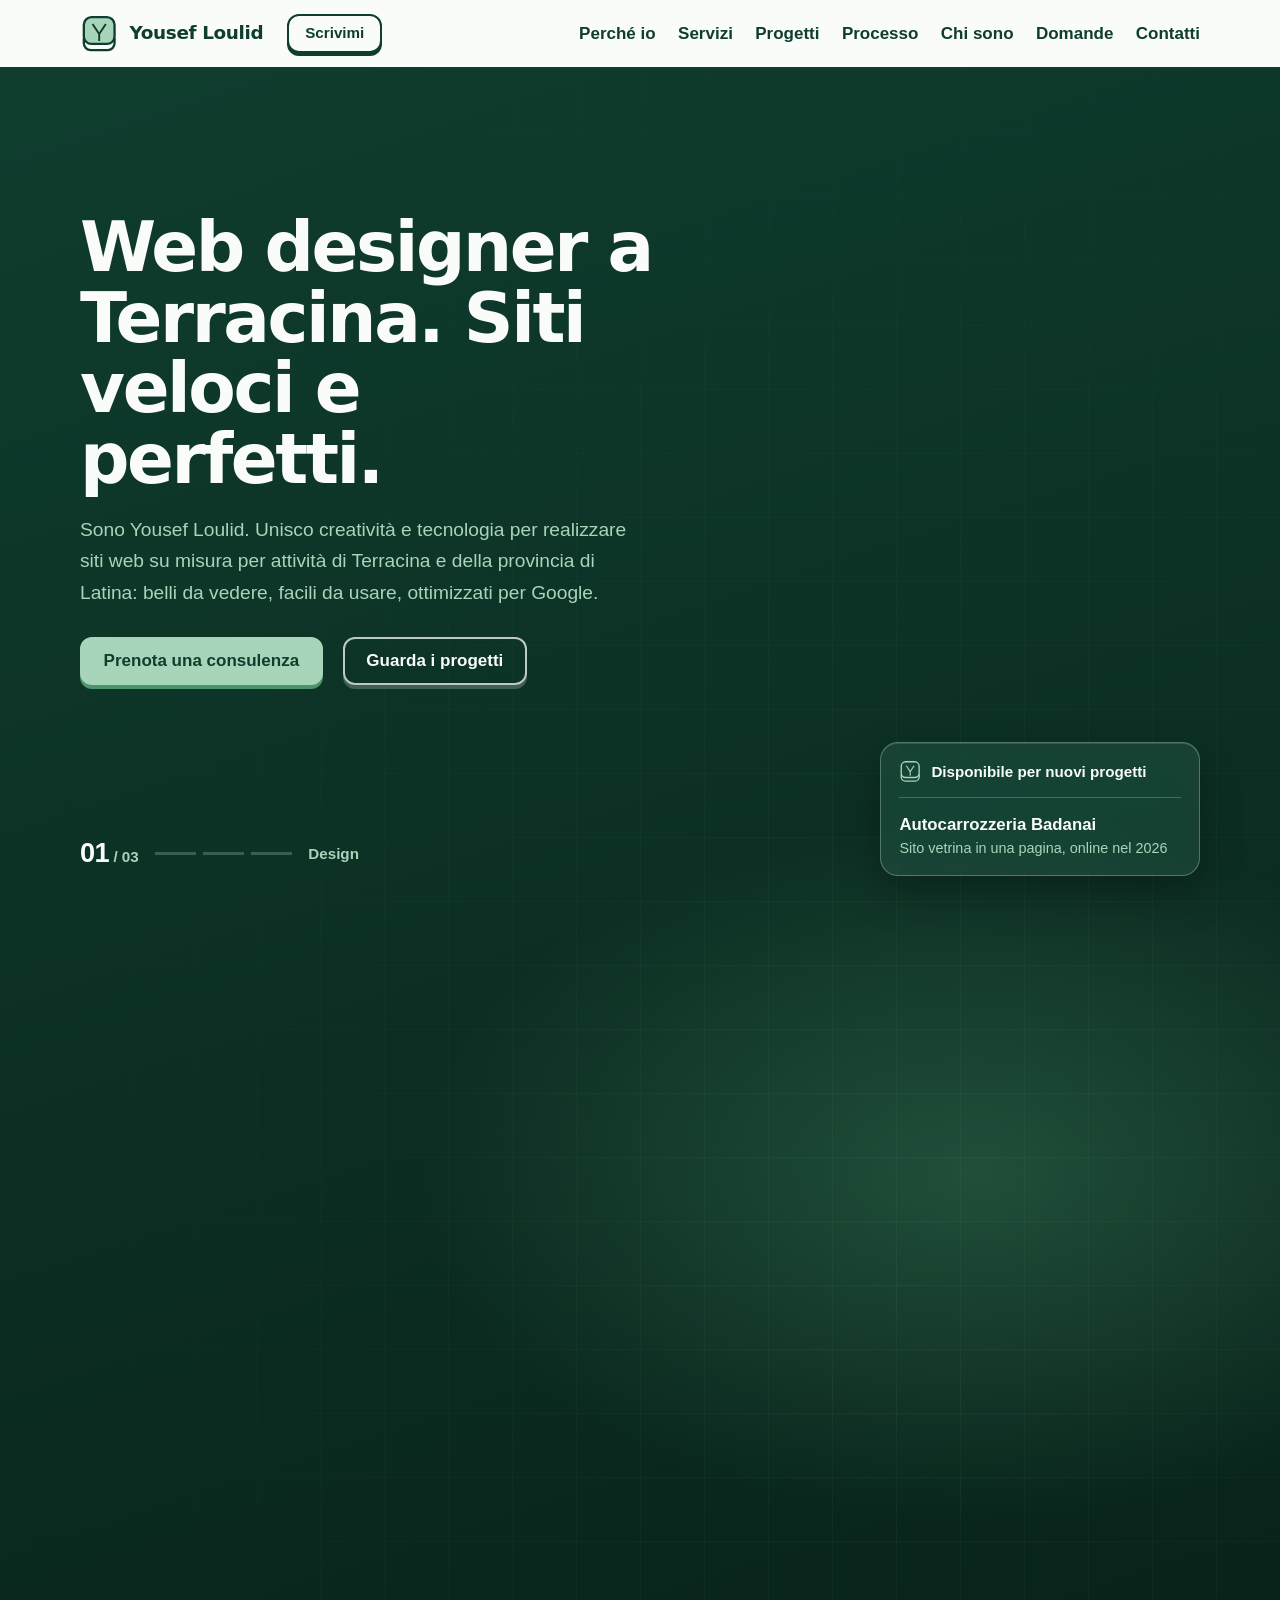
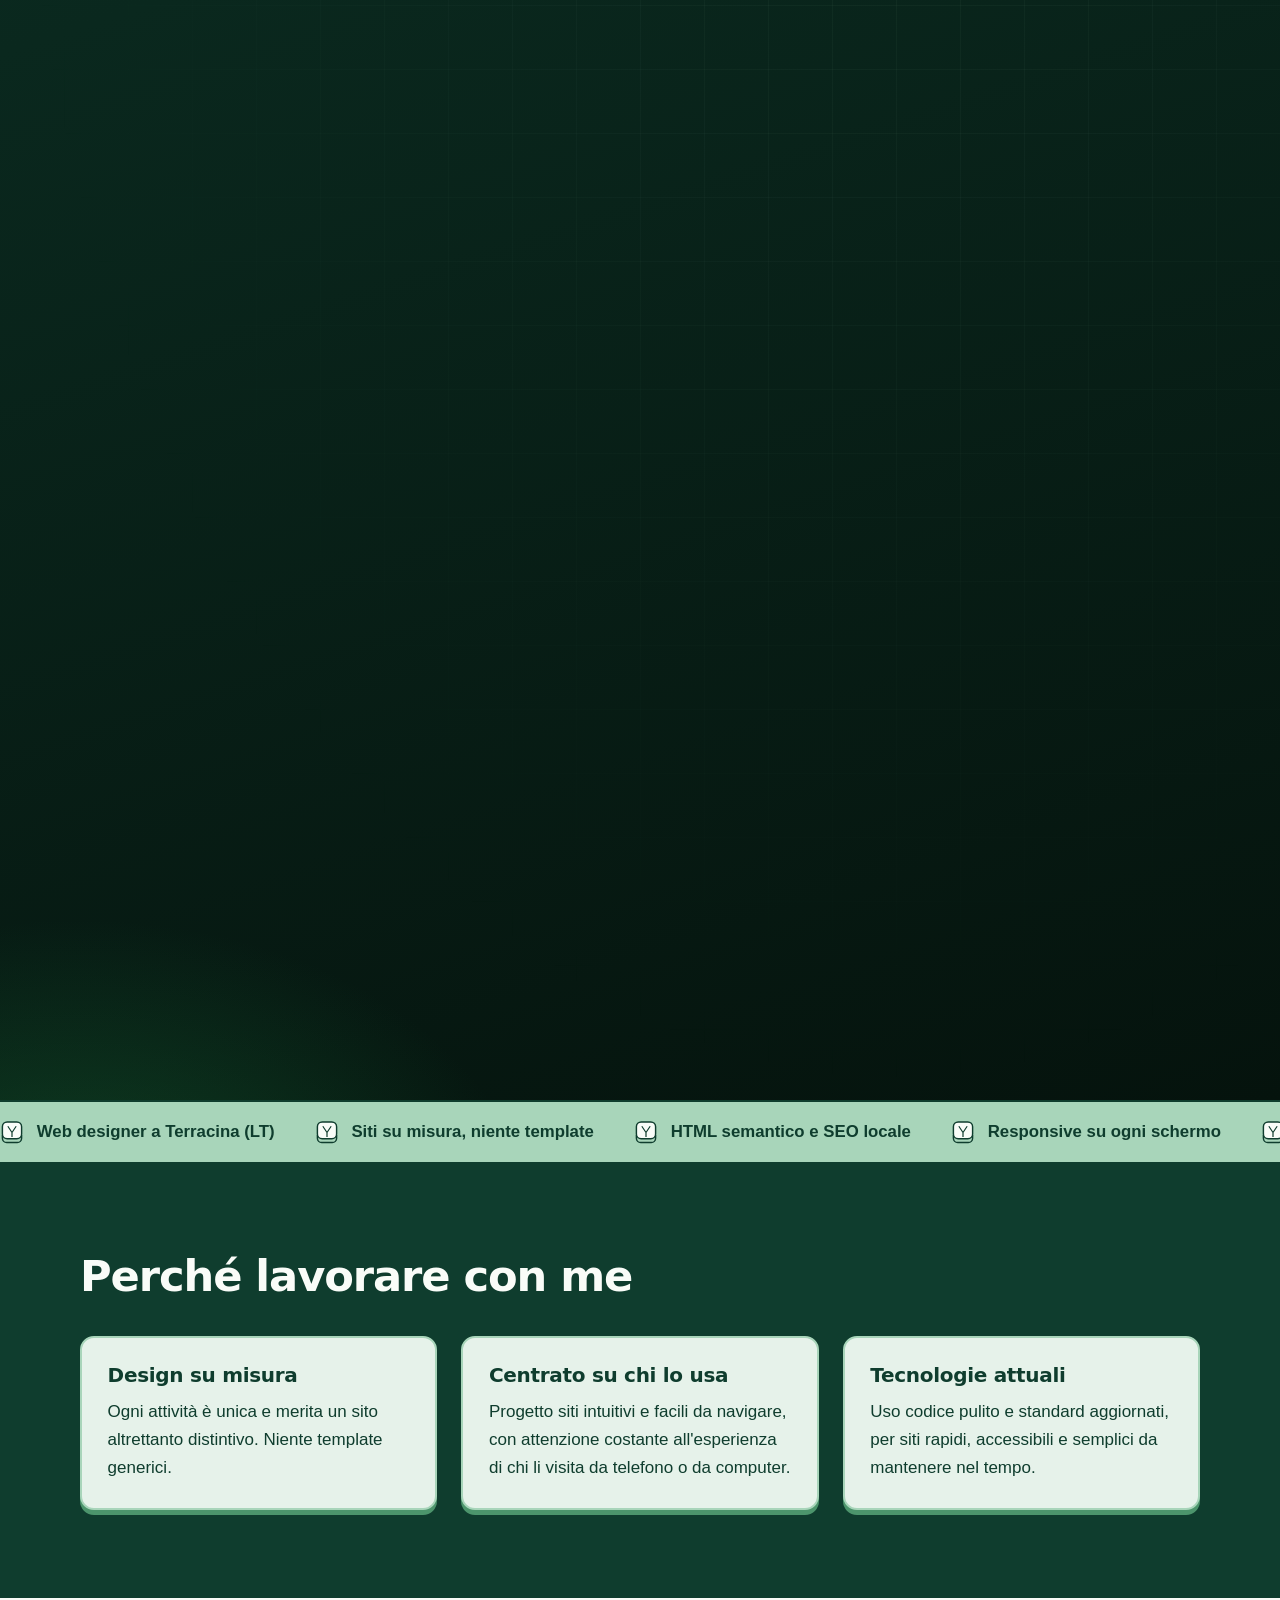
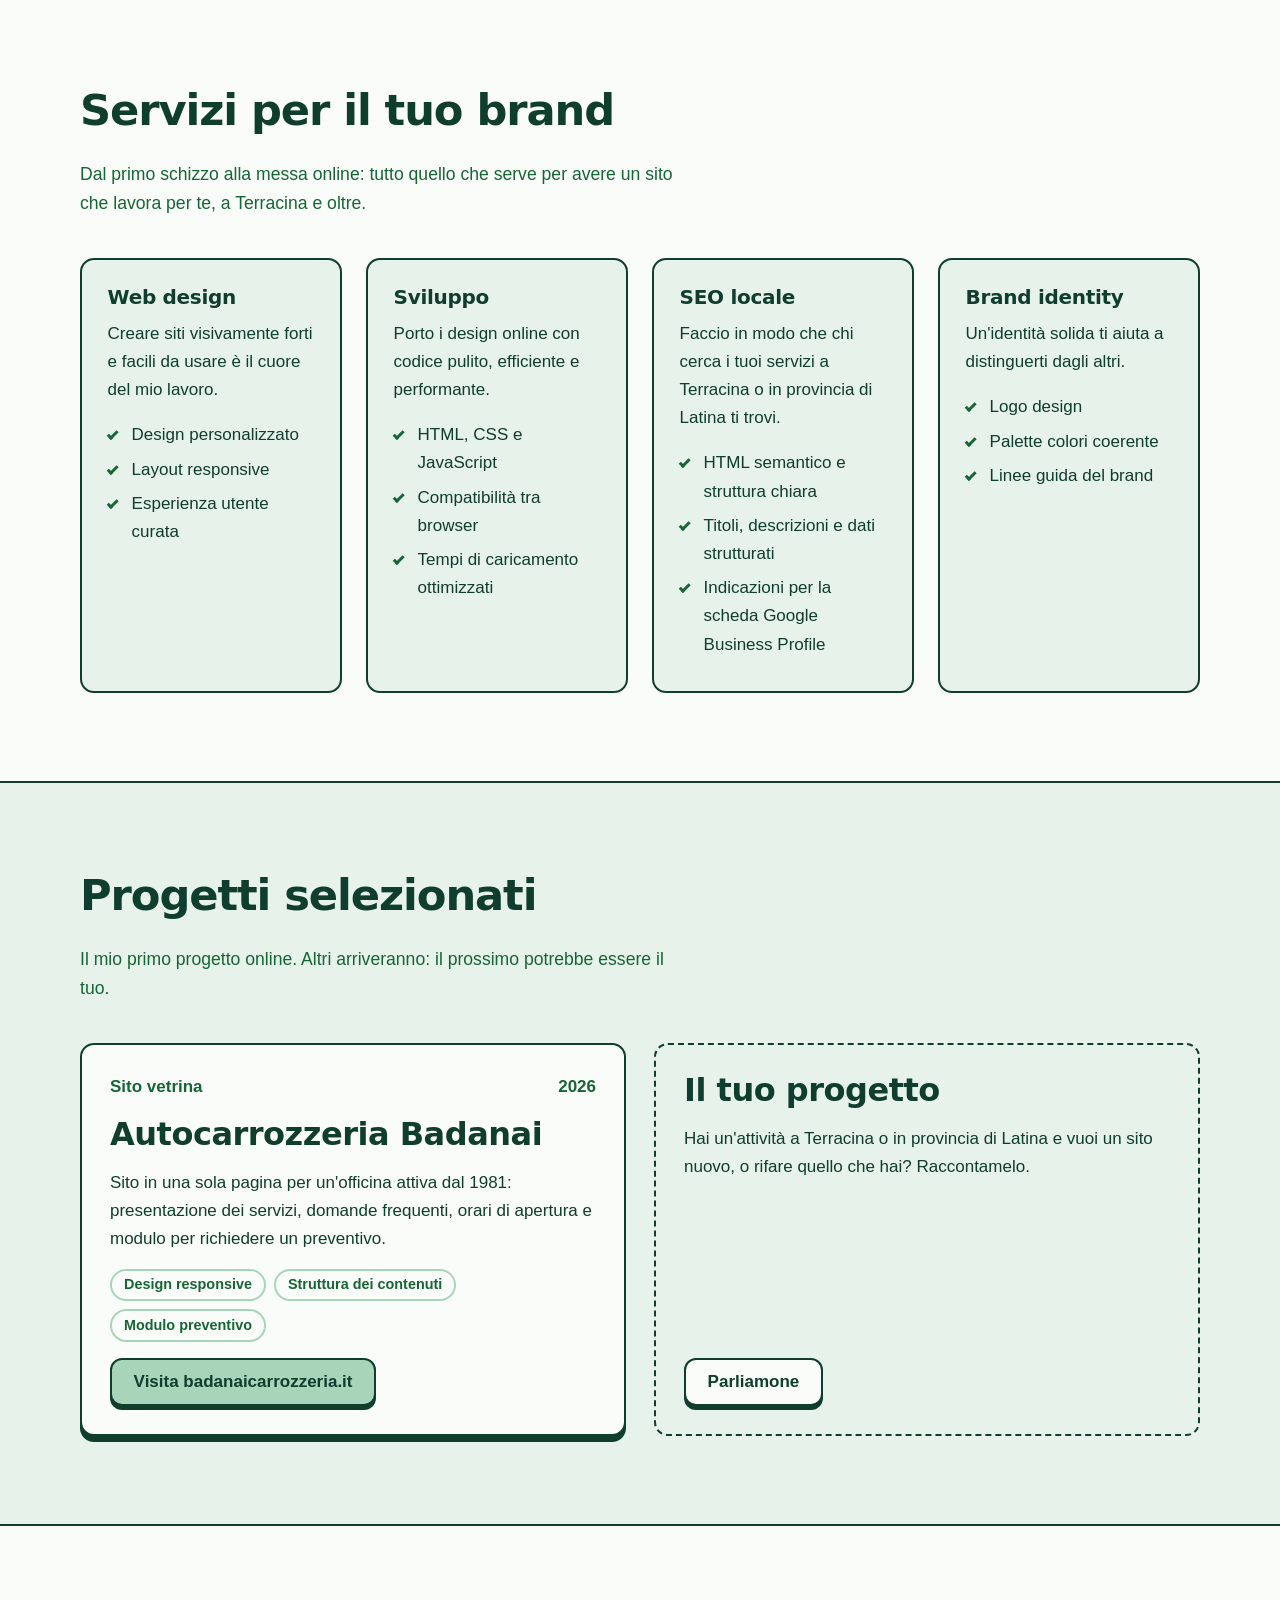
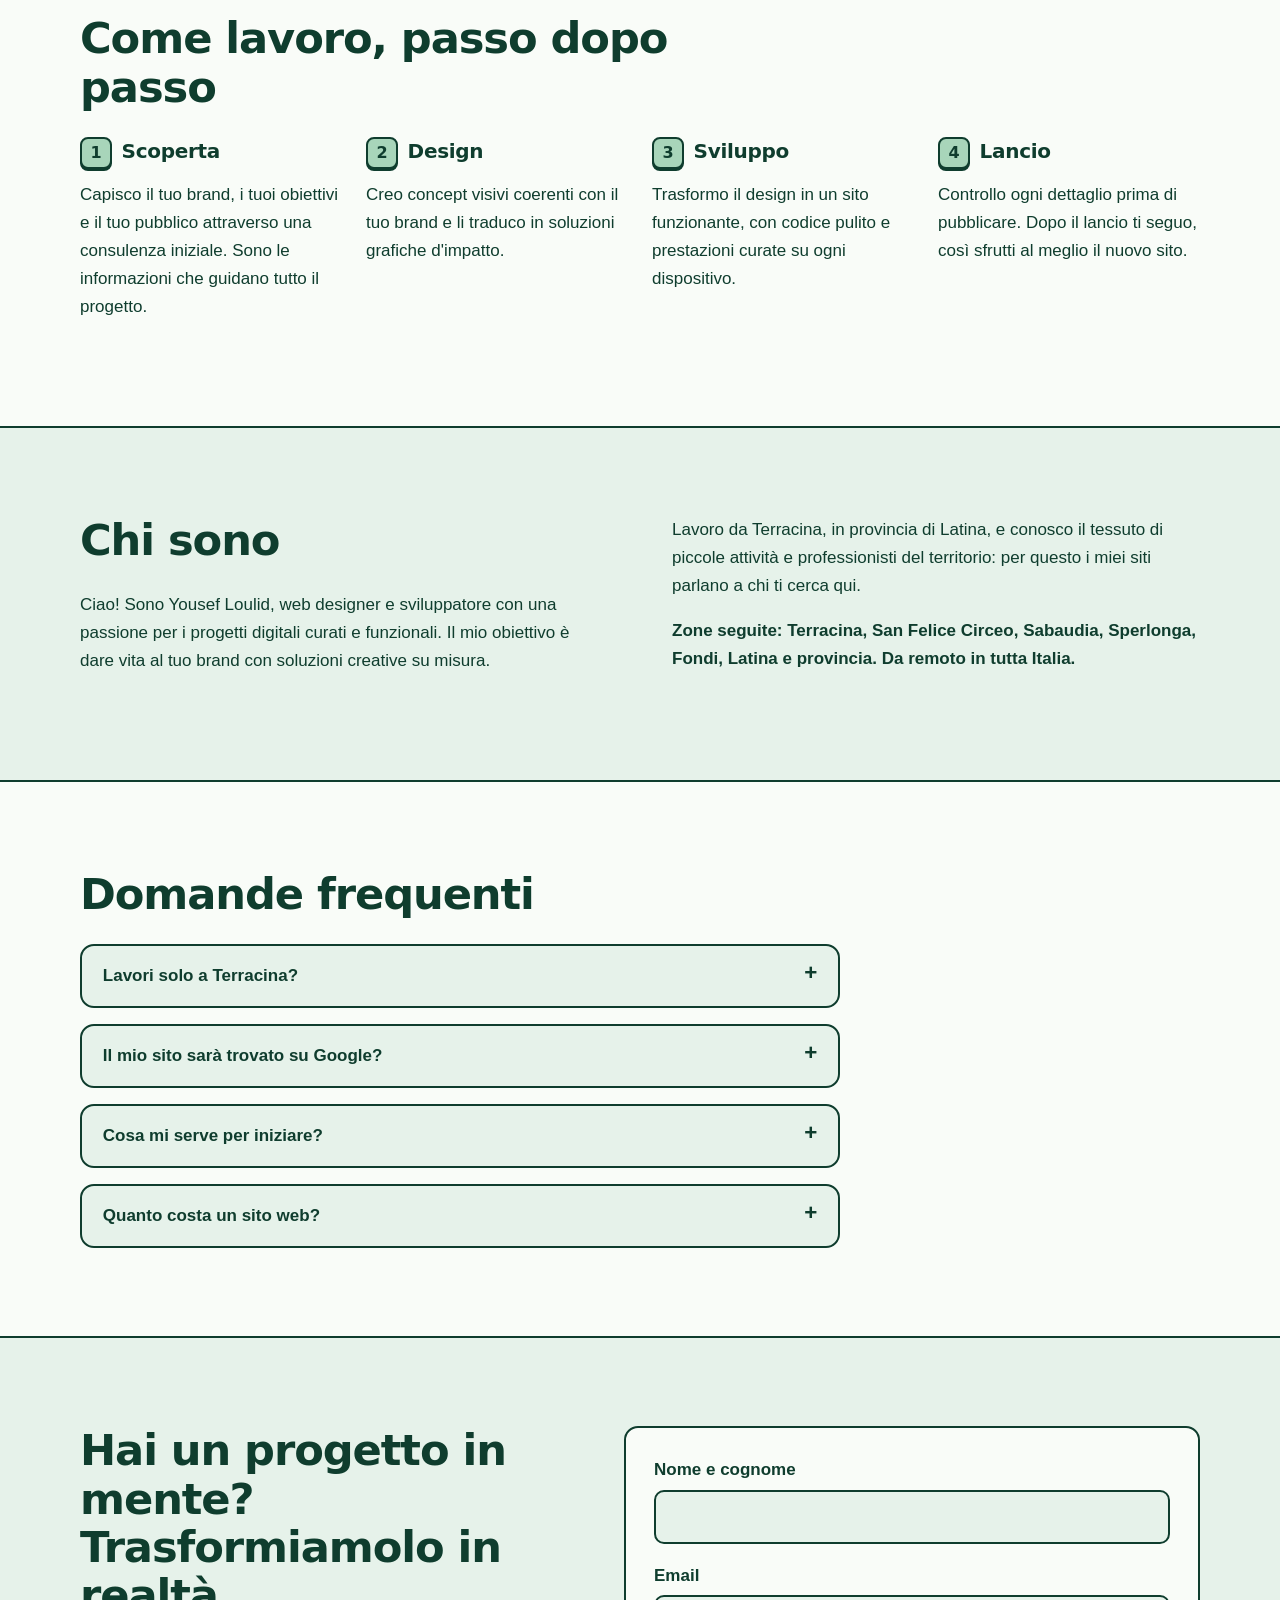
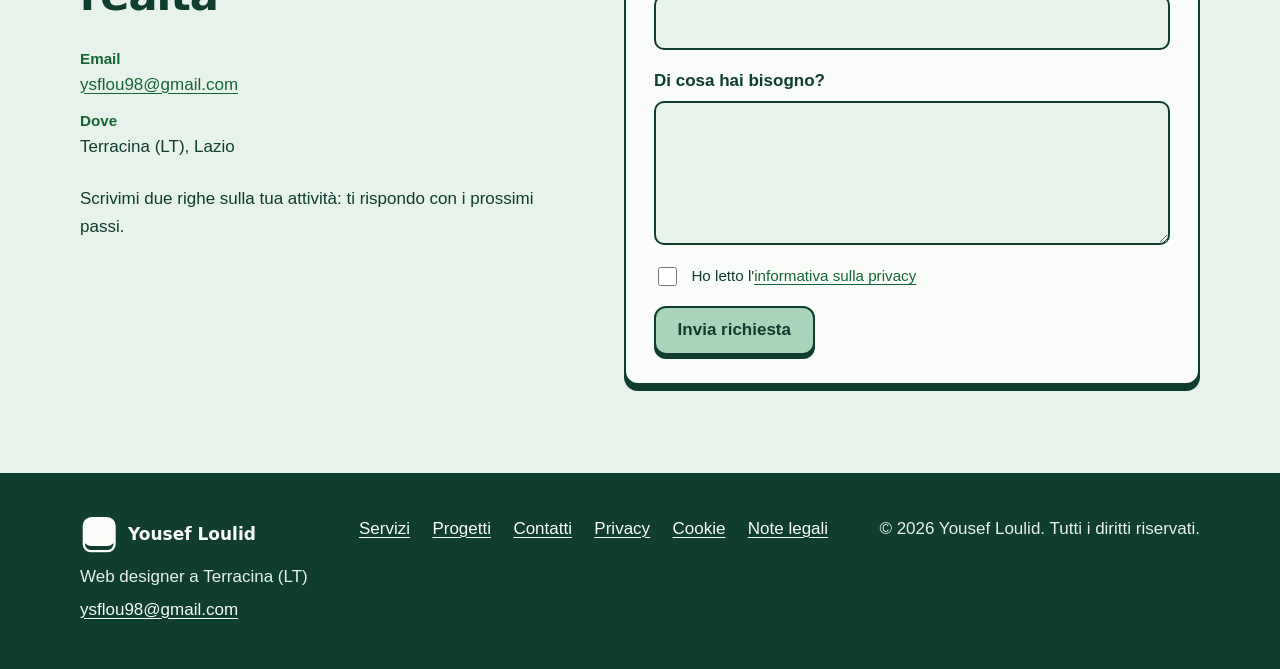
<file: index.html>
<!DOCTYPE html>
<html lang="it">
<head>
  <meta charset="utf-8">
  <meta name="viewport" content="width=device-width, initial-scale=1">
  <title>Web designer a Terracina (LT) – Siti web | Yousef Loulid</title>
  <meta name="description" content="Web designer a Terracina (LT): siti web su misura, veloci e ottimizzati per Google, per attività di Terracina e provincia di Latina. Richiedi un preventivo.">
  <link rel="canonical" href="https://yousefloulid.it/">
  <link rel="alternate" hreflang="it" href="https://yousefloulid.it/">
  <meta name="robots" content="index, follow, max-image-preview:large">
  <meta name="author" content="Yousef Loulid">
  <meta name="theme-color" content="#F9FCF8">
  <meta name="geo.region" content="IT-LT">
  <meta name="geo.placename" content="Terracina">
  <meta name="geo.position" content="41.2917;13.2459">
  <meta name="ICBM" content="41.2917, 13.2459">

  <meta property="og:type" content="website">
  <meta property="og:locale" content="it_IT">
  <meta property="og:site_name" content="Yousef Loulid – Web designer a Terracina">
  <meta property="og:title" content="Web designer a Terracina (LT) – Siti web | Yousef Loulid">
  <meta property="og:description" content="Siti web su misura, veloci e ottimizzati per Google, per attività di Terracina e provincia di Latina.">
  <meta property="og:url" content="https://yousefloulid.it/">
  <meta name="twitter:card" content="summary">
  <meta name="twitter:title" content="Web designer a Terracina (LT) – Siti web | Yousef Loulid">
  <meta name="twitter:description" content="Siti web su misura, veloci e ottimizzati per Google, per attività di Terracina e provincia di Latina.">

  <link rel="icon" href="/favicon.svg" type="image/svg+xml">
  <link rel="stylesheet" href="/style.css">

  <script type="application/ld+json">
  {
    "@context": "https://schema.org",
    "@graph": [
      {
        "@type": "WebSite",
        "@id": "https://yousefloulid.it/#website",
        "url": "https://yousefloulid.it/",
        "name": "Yousef Loulid – Web designer a Terracina",
        "inLanguage": "it-IT",
        "publisher": { "@id": "https://yousefloulid.it/#business" }
      },
      {
        "@type": "Person",
        "@id": "https://yousefloulid.it/#person",
        "name": "Yousef Loulid",
        "url": "https://yousefloulid.it/",
        "jobTitle": "Web designer e sviluppatore",
        "email": "ysflou98@gmail.com",
        "address": {
          "@type": "PostalAddress",
          "addressLocality": "Terracina",
          "addressRegion": "LT",
          "postalCode": "04019",
          "addressCountry": "IT"
        }
      },
      {
        "@type": "ProfessionalService",
        "@id": "https://yousefloulid.it/#business",
        "name": "Yousef Loulid – Web designer",
        "url": "https://yousefloulid.it/",
        "description": "Web design, sviluppo di siti web, SEO locale e brand identity per attività di Terracina e della provincia di Latina.",
        "email": "ysflou98@gmail.com",
        "founder": { "@id": "https://yousefloulid.it/#person" },
        "address": {
          "@type": "PostalAddress",
          "addressLocality": "Terracina",
          "addressRegion": "LT",
          "postalCode": "04019",
          "addressCountry": "IT"
        },
        "geo": { "@type": "GeoCoordinates", "latitude": 41.2917, "longitude": 13.2459 },
        "areaServed": [
          { "@type": "City", "name": "Terracina" },
          { "@type": "City", "name": "San Felice Circeo" },
          { "@type": "City", "name": "Sabaudia" },
          { "@type": "City", "name": "Sperlonga" },
          { "@type": "City", "name": "Fondi" },
          { "@type": "City", "name": "Latina" },
          { "@type": "AdministrativeArea", "name": "Provincia di Latina" }
        ],
        "knowsAbout": ["Web design", "Sviluppo web", "SEO locale", "Brand identity", "Logo design"],
        "makesOffer": [
          { "@type": "Offer", "itemOffered": { "@type": "Service", "name": "Web design" } },
          { "@type": "Offer", "itemOffered": { "@type": "Service", "name": "Sviluppo siti web" } },
          { "@type": "Offer", "itemOffered": { "@type": "Service", "name": "SEO locale" } },
          { "@type": "Offer", "itemOffered": { "@type": "Service", "name": "Brand identity" } }
        ]
      },
      {
        "@type": "FAQPage",
        "@id": "https://yousefloulid.it/#faq",
        "mainEntity": [
          {
            "@type": "Question",
            "name": "Lavori solo a Terracina?",
            "acceptedAnswer": { "@type": "Answer", "text": "Sono a Terracina e lavoro volentieri con attività di zona, ma posso seguire progetti anche da remoto per clienti in tutta Italia." }
          },
          {
            "@type": "Question",
            "name": "Il mio sito sarà trovato su Google?",
            "acceptedAnswer": { "@type": "Answer", "text": "Ogni sito nasce con una base SEO solida: struttura HTML semantica, titoli e descrizioni curati, dati strutturati e contenuti pensati per le ricerche del tuo territorio. Nessuno può garantire una posizione precisa, ma parti con le basi giuste." }
          },
          {
            "@type": "Question",
            "name": "Cosa mi serve per iniziare?",
            "acceptedAnswer": { "@type": "Answer", "text": "Basta una breve descrizione della tua attività e di cosa vuoi ottenere dal sito. Il resto lo definiamo insieme nella prima consulenza." }
          },
          {
            "@type": "Question",
            "name": "Quanto costa un sito web?",
            "acceptedAnswer": { "@type": "Answer", "text": "Dipende da pagine, funzioni e contenuti. Dopo un primo confronto ti mando una proposta chiara con il prezzo, senza costi nascosti." }
          }
        ]
      }
    ]
  }
  </script>
</head>
<body>
  <svg width="0" height="0" style="position:absolute" aria-hidden="true" focusable="false">
    <symbol id="logo" viewBox="0 0 100 100">
      <g fill="none" stroke="currentColor" stroke-linejoin="round">
        <path d="M10 62V76a18 18 0 0 0 18 18H72a18 18 0 0 0 18-18V62" stroke-width="6"/>
        <rect class="logo-face" x="10" y="8" width="80" height="70" rx="20" stroke-width="6"/>
        <path d="M34 28L50 52L66 28M50 52V68" stroke-width="5" stroke-linecap="square"/>
      </g>
    </symbol>
  </svg>

  <a class="skip-link" href="#contenuto">Vai al contenuto</a>

  <header class="site-header">
    <div class="container header-inner">
      <a class="brand" href="/" aria-label="Yousef Loulid – Home (premi la Y per tornare alla home)">
        <svg class="brand-logo brand-logo--key" viewBox="0 0 100 100" aria-hidden="true" focusable="false">
          <g fill="none" stroke="currentColor" stroke-linejoin="round">
            <path d="M10 62V76a18 18 0 0 0 18 18H72a18 18 0 0 0 18-18V62" stroke-width="6"/>
            <g class="key-face">
              <rect class="logo-face" x="10" y="8" width="80" height="70" rx="20" stroke-width="6"/>
              <path d="M34 28L50 52L66 28M50 52V68" stroke-width="5" stroke-linecap="square"/>
            </g>
          </g>
        </svg>
        <span>Yousef Loulid</span>
      </a>
      <a class="key key--small" href="#contatti">Scrivimi</a>
      <nav class="main-nav" aria-label="Principale">
        <ul>
          <li><a href="#perche">Perché io</a></li>
          <li><a href="#servizi">Servizi</a></li>
          <li><a href="#progetti">Progetti</a></li>
          <li><a href="#processo">Processo</a></li>
          <li><a href="#chi-sono">Chi sono</a></li>
          <li><a href="#faq">Domande</a></li>
          <li><a href="#contatti">Contatti</a></li>
        </ul>
      </nav>
    </div>
  </header>

  <main id="contenuto">
    <section class="hero" id="y-scene" aria-labelledby="titolo-hero">
      <div class="hero-stage">
        <div class="container hero-grid">
          <div class="hero-copy">
            <h1 id="titolo-hero">Web designer a Terracina. Siti veloci e perfetti.</h1>
            <p class="lead">Sono Yousef Loulid. Unisco creatività e tecnologia per realizzare siti web su misura per attività di Terracina e della provincia di Latina: belli da vedere, facili da usare, ottimizzati per Google.</p>
            <div class="hero-actions">
              <a class="key key--primary" href="#contatti">Prenota una consulenza</a>
              <a class="key" href="#progetti">Guarda i progetti</a>
            </div>
          </div>
          <div class="hero-art">
            <div class="y3d" id="y3d" role="img" aria-label="Sei tasti con le lettere Y, O, U, S, E, F che si compongono in 3D mentre scorri la pagina">
              <ol class="keys-fallback" aria-hidden="true"><li>Y</li><li>O</li><li>U</li><li>S</li><li>E</li><li>F</li></ol>
              <div class="y3d-model"></div>
            </div>
          </div>
        </div>

        <div class="container hero-ui">
          <div class="hero-progress" aria-hidden="true">
            <span class="hp-count"><b class="hp-num">01</b> / 03</span>
            <span class="hp-bars"><i></i><i></i><i></i></span>
            <span class="hp-label">Design</span>
          </div>
          <aside class="glass" aria-label="Disponibilità e progetto in evidenza">
            <p class="glass-status"><svg viewBox="0 0 100 100" aria-hidden="true" focusable="false"><use href="#logo"/></svg><span>Disponibile per nuovi progetti</span></p>
            <a class="glass-project" href="#progetti">
              <strong>Autocarrozzeria Badanai</strong>
              <span>Sito vetrina in una pagina, online nel 2026</span>
            </a>
          </aside>
        </div>
      </div>
    </section>

    <section class="marquee" aria-label="In breve">
      <div class="marquee-track">
          <ul class="marquee-list">
            <li><svg class="mq-key" viewBox="0 0 100 100" aria-hidden="true" focusable="false"><use href="#logo"/></svg><span>Web designer a Terracina (LT)</span></li>
            <li><svg class="mq-key" viewBox="0 0 100 100" aria-hidden="true" focusable="false"><use href="#logo"/></svg><span>Siti su misura, niente template</span></li>
            <li><svg class="mq-key" viewBox="0 0 100 100" aria-hidden="true" focusable="false"><use href="#logo"/></svg><span>HTML semantico e SEO locale</span></li>
            <li><svg class="mq-key" viewBox="0 0 100 100" aria-hidden="true" focusable="false"><use href="#logo"/></svg><span>Responsive su ogni schermo</span></li>
            <li><svg class="mq-key" viewBox="0 0 100 100" aria-hidden="true" focusable="false"><use href="#logo"/></svg><span>Zero cookie di tracciamento</span></li>
            <li><svg class="mq-key" viewBox="0 0 100 100" aria-hidden="true" focusable="false"><use href="#logo"/></svg><span>Navigabile da tastiera e screen reader</span></li>
            <li><svg class="mq-key" viewBox="0 0 100 100" aria-hidden="true" focusable="false"><use href="#logo"/></svg><span>Prezzo chiaro prima di iniziare</span></li>
            <li><svg class="mq-key" viewBox="0 0 100 100" aria-hidden="true" focusable="false"><use href="#logo"/></svg><span>Terracina, San Felice Circeo, Sabaudia, Sperlonga, Fondi, Latina</span></li>
            <li><svg class="mq-key" viewBox="0 0 100 100" aria-hidden="true" focusable="false"><use href="#logo"/></svg><span>Primo progetto online: Autocarrozzeria Badanai</span></li>
            <li><svg class="mq-key" viewBox="0 0 100 100" aria-hidden="true" focusable="false"><use href="#logo"/></svg><span>Lavoro anche da remoto in tutta Italia</span></li>
            <li><svg class="mq-key" viewBox="0 0 100 100" aria-hidden="true" focusable="false"><use href="#logo"/></svg><span>Disponibile per nuovi progetti</span></li>
          </ul>
          <ul class="marquee-list" aria-hidden="true">
            <li><svg class="mq-key" viewBox="0 0 100 100" aria-hidden="true" focusable="false"><use href="#logo"/></svg><span>Web designer a Terracina (LT)</span></li>
            <li><svg class="mq-key" viewBox="0 0 100 100" aria-hidden="true" focusable="false"><use href="#logo"/></svg><span>Siti su misura, niente template</span></li>
            <li><svg class="mq-key" viewBox="0 0 100 100" aria-hidden="true" focusable="false"><use href="#logo"/></svg><span>HTML semantico e SEO locale</span></li>
            <li><svg class="mq-key" viewBox="0 0 100 100" aria-hidden="true" focusable="false"><use href="#logo"/></svg><span>Responsive su ogni schermo</span></li>
            <li><svg class="mq-key" viewBox="0 0 100 100" aria-hidden="true" focusable="false"><use href="#logo"/></svg><span>Zero cookie di tracciamento</span></li>
            <li><svg class="mq-key" viewBox="0 0 100 100" aria-hidden="true" focusable="false"><use href="#logo"/></svg><span>Navigabile da tastiera e screen reader</span></li>
            <li><svg class="mq-key" viewBox="0 0 100 100" aria-hidden="true" focusable="false"><use href="#logo"/></svg><span>Prezzo chiaro prima di iniziare</span></li>
            <li><svg class="mq-key" viewBox="0 0 100 100" aria-hidden="true" focusable="false"><use href="#logo"/></svg><span>Terracina, San Felice Circeo, Sabaudia, Sperlonga, Fondi, Latina</span></li>
            <li><svg class="mq-key" viewBox="0 0 100 100" aria-hidden="true" focusable="false"><use href="#logo"/></svg><span>Primo progetto online: Autocarrozzeria Badanai</span></li>
            <li><svg class="mq-key" viewBox="0 0 100 100" aria-hidden="true" focusable="false"><use href="#logo"/></svg><span>Lavoro anche da remoto in tutta Italia</span></li>
            <li><svg class="mq-key" viewBox="0 0 100 100" aria-hidden="true" focusable="false"><use href="#logo"/></svg><span>Disponibile per nuovi progetti</span></li>
          </ul>
      </div>
    </section>

    <section class="section section--dark" id="perche" aria-labelledby="titolo-perche">
      <div class="container">
        <h2 id="titolo-perche">Perché lavorare con me</h2>
        <ul class="grid">
          <li class="card">
            <h3>Design su misura</h3>
            <p>Ogni attività è unica e merita un sito altrettanto distintivo. Niente template generici.</p>
          </li>
          <li class="card">
            <h3>Centrato su chi lo usa</h3>
            <p>Progetto siti intuitivi e facili da navigare, con attenzione costante all'esperienza di chi li visita da telefono o da computer.</p>
          </li>
          <li class="card">
            <h3>Tecnologie attuali</h3>
            <p>Uso codice pulito e standard aggiornati, per siti rapidi, accessibili e semplici da mantenere nel tempo.</p>
          </li>
        </ul>
      </div>
    </section>

    <section class="section" id="servizi" aria-labelledby="titolo-servizi">
      <div class="container">
        <h2 id="titolo-servizi">Servizi per il tuo brand</h2>
        <p class="section-intro">Dal primo schizzo alla messa online: tutto quello che serve per avere un sito che lavora per te, a Terracina e oltre.</p>
        <div class="grid">
          <article class="card">
            <h3>Web design</h3>
            <p>Creare siti visivamente forti e facili da usare è il cuore del mio lavoro.</p>
            <ul class="check-list">
              <li>Design personalizzato</li>
              <li>Layout responsive</li>
              <li>Esperienza utente curata</li>
            </ul>
          </article>
          <article class="card">
            <h3>Sviluppo</h3>
            <p>Porto i design online con codice pulito, efficiente e performante.</p>
            <ul class="check-list">
              <li>HTML, CSS e JavaScript</li>
              <li>Compatibilità tra browser</li>
              <li>Tempi di caricamento ottimizzati</li>
            </ul>
          </article>
          <article class="card">
            <h3>SEO locale</h3>
            <p>Faccio in modo che chi cerca i tuoi servizi a Terracina o in provincia di Latina ti trovi.</p>
            <ul class="check-list">
              <li>HTML semantico e struttura chiara</li>
              <li>Titoli, descrizioni e dati strutturati</li>
              <li>Indicazioni per la scheda Google Business Profile</li>
            </ul>
          </article>
          <article class="card">
            <h3>Brand identity</h3>
            <p>Un'identità solida ti aiuta a distinguerti dagli altri.</p>
            <ul class="check-list">
              <li>Logo design</li>
              <li>Palette colori coerente</li>
              <li>Linee guida del brand</li>
            </ul>
          </article>
        </div>
      </div>
    </section>

    <section class="section section--band" id="progetti" aria-labelledby="titolo-progetti">
      <div class="container">
        <h2 id="titolo-progetti">Progetti selezionati</h2>
        <p class="section-intro">Il mio primo progetto online. Altri arriveranno: il prossimo potrebbe essere il tuo.</p>
        <div class="projects">
          <article class="project">
            <div class="project-meta">
              <span>Sito vetrina</span>
              <time datetime="2026">2026</time>
            </div>
            <h3>Autocarrozzeria Badanai</h3>
            <p>Sito in una sola pagina per un'officina attiva dal 1981: presentazione dei servizi, domande frequenti, orari di apertura e modulo per richiedere un preventivo.</p>
            <ul class="tags" aria-label="Cosa ho realizzato">
              <li>Design responsive</li>
              <li>Struttura dei contenuti</li>
              <li>Modulo preventivo</li>
            </ul>
            <a class="key key--primary" href="https://www.badanaicarrozzeria.it/" target="_blank" rel="noopener noreferrer">Visita badanaicarrozzeria.it<span class="visually-hidden"> (si apre in una nuova scheda)</span></a>
          </article>
          <article class="project project--next">
            <h3>Il tuo progetto</h3>
            <p>Hai un'attività a Terracina o in provincia di Latina e vuoi un sito nuovo, o rifare quello che hai? Raccontamelo.</p>
            <a class="key" href="#contatti">Parliamone</a>
          </article>
        </div>
      </div>
    </section>

    <section class="section" id="processo" aria-labelledby="titolo-processo">
      <div class="container">
        <h2 id="titolo-processo">Come lavoro, passo dopo passo</h2>
        <ol class="steps">
          <li>
            <h3>Scoperta</h3>
            <p>Capisco il tuo brand, i tuoi obiettivi e il tuo pubblico attraverso una consulenza iniziale. Sono le informazioni che guidano tutto il progetto.</p>
          </li>
          <li>
            <h3>Design</h3>
            <p>Creo concept visivi coerenti con il tuo brand e li traduco in soluzioni grafiche d'impatto.</p>
          </li>
          <li>
            <h3>Sviluppo</h3>
            <p>Trasformo il design in un sito funzionante, con codice pulito e prestazioni curate su ogni dispositivo.</p>
          </li>
          <li>
            <h3>Lancio</h3>
            <p>Controllo ogni dettaglio prima di pubblicare. Dopo il lancio ti seguo, così sfrutti al meglio il nuovo sito.</p>
          </li>
        </ol>
      </div>
    </section>

    <section class="section section--band" id="chi-sono" aria-labelledby="titolo-chi-sono">
      <div class="container about">
        <div>
          <h2 id="titolo-chi-sono">Chi sono</h2>
          <p>Ciao! Sono Yousef Loulid, web designer e sviluppatore con una passione per i progetti digitali curati e funzionali. Il mio obiettivo è dare vita al tuo brand con soluzioni creative su misura.</p>
        </div>
        <div>
          <p>Lavoro da Terracina, in provincia di Latina, e conosco il tessuto di piccole attività e professionisti del territorio: per questo i miei siti parlano a chi ti cerca qui.</p>
          <p class="area">Zone seguite: Terracina, San Felice Circeo, Sabaudia, Sperlonga, Fondi, Latina e provincia. Da remoto in tutta Italia.</p>
        </div>
      </div>
    </section>

    <section class="section" id="faq" aria-labelledby="titolo-faq">
      <div class="container">
        <h2 id="titolo-faq">Domande frequenti</h2>
        <div class="faq">
          <details>
            <summary>Lavori solo a Terracina?</summary>
            <p>Sono a Terracina e lavoro volentieri con attività di zona, ma posso seguire progetti anche da remoto per clienti in tutta Italia.</p>
          </details>
          <details>
            <summary>Il mio sito sarà trovato su Google?</summary>
            <p>Ogni sito nasce con una base SEO solida: struttura HTML semantica, titoli e descrizioni curati, dati strutturati e contenuti pensati per le ricerche del tuo territorio. Nessuno può garantire una posizione precisa, ma parti con le basi giuste.</p>
          </details>
          <details>
            <summary>Cosa mi serve per iniziare?</summary>
            <p>Basta una breve descrizione della tua attività e di cosa vuoi ottenere dal sito. Il resto lo definiamo insieme nella prima consulenza.</p>
          </details>
          <details>
            <summary>Quanto costa un sito web?</summary>
            <p>Dipende da pagine, funzioni e contenuti. Dopo un primo confronto ti mando una proposta chiara con il prezzo, senza costi nascosti.</p>
          </details>
        </div>
      </div>
    </section>

    <section class="section section--band" id="contatti" aria-labelledby="titolo-contatti">
      <div class="container contact">
        <div>
          <h2 id="titolo-contatti">Hai un progetto in mente? Trasformiamolo in realtà</h2>
          <address>
            <ul class="contact-list">
              <li><strong>Email</strong><a href="mailto:ysflou98@gmail.com">ysflou98@gmail.com</a></li>
              <li><strong>Dove</strong>Terracina (LT), Lazio</li>
            </ul>
          </address>
          <p>Scrivimi due righe sulla tua attività: ti rispondo con i prossimi passi.</p>
        </div>

        <form class="form" id="contact-form" action="mailto:ysflou98@gmail.com" method="post" enctype="text/plain">
          <div class="field">
            <label for="nome">Nome e cognome</label>
            <input type="text" id="nome" name="nome" autocomplete="name" required>
          </div>
          <div class="field">
            <label for="email">Email</label>
            <input type="email" id="email" name="email" autocomplete="email" required>
          </div>
          <div class="field">
            <label for="messaggio">Di cosa hai bisogno?</label>
            <textarea id="messaggio" name="messaggio" required></textarea>
          </div>
          <div class="check">
            <input type="checkbox" id="privacy" name="privacy" required>
            <label for="privacy">Ho letto l'<a href="/privacy.html">informativa sulla privacy</a></label>
          </div>
          <button class="key key--primary" type="submit">Invia richiesta</button>
          <p class="form-status" id="form-status" role="status" aria-live="polite"></p>
        </form>
      </div>
    </section>
  </main>

  <footer class="site-footer">
    <div class="container footer-inner">
      <div>
        <a class="footer-brand" href="/">
          <svg class="brand-logo" aria-hidden="true" focusable="false"><use href="#logo"/></svg>
          <span>Yousef Loulid</span>
        </a>
        <p>Web designer a Terracina (LT)</p>
        <p><a href="mailto:ysflou98@gmail.com">ysflou98@gmail.com</a></p>
      </div>
      <nav class="footer-nav" aria-label="Piè di pagina">
        <ul>
          <li><a href="#servizi">Servizi</a></li>
          <li><a href="#progetti">Progetti</a></li>
          <li><a href="#contatti">Contatti</a></li>
          <li><a href="/privacy.html">Privacy</a></li>
          <li><a href="/cookie-policy.html">Cookie</a></li>
          <li><a href="/note-legali.html">Note legali</a></li>
        </ul>
      </nav>
      <p>© 2026 Yousef Loulid. Tutti i diritti riservati.</p>
    </div>
  </footer>

  <script src="/script.js" defer></script>
</body>
</html>
</file>
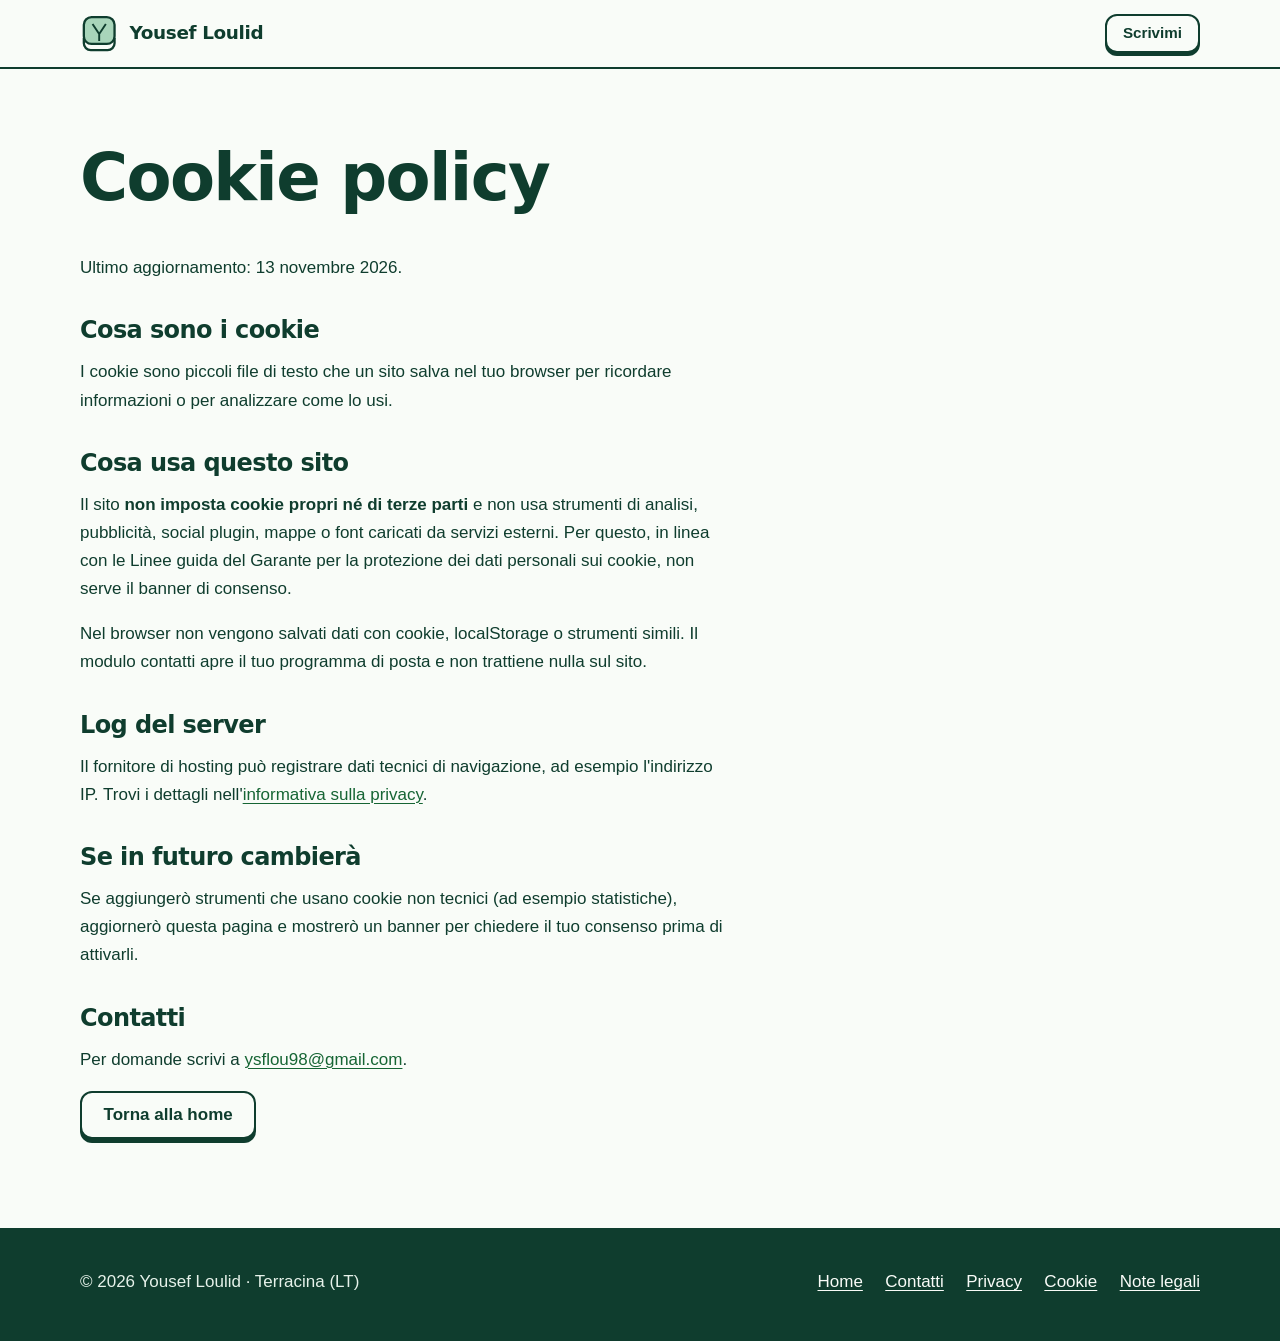
<file: cookie-policy.html>
<!DOCTYPE html>
<html lang="it">
<head>
  <meta charset="utf-8">
  <meta name="viewport" content="width=device-width, initial-scale=1">
  <title>Cookie policy | Yousef Loulid – Terracina (LT)</title>
  <meta name="description" content="Cookie policy del sito di Yousef Loulid, web designer a Terracina (LT): il sito non usa cookie di profilazione né strumenti di tracciamento.">
  <link rel="canonical" href="https://yousefloulid.it/cookie-policy.html">
  <meta name="robots" content="index, follow">
  <meta name="theme-color" content="#F9FCF8">
  <link rel="icon" href="/favicon.svg" type="image/svg+xml">
  <link rel="stylesheet" href="/style.css">
</head>
<body>
  <svg width="0" height="0" style="position:absolute" aria-hidden="true" focusable="false">
    <symbol id="logo" viewBox="0 0 100 100">
      <g fill="none" stroke="currentColor" stroke-linejoin="round">
        <path d="M10 62V76a18 18 0 0 0 18 18H72a18 18 0 0 0 18-18V62" stroke-width="6"/>
        <rect class="logo-face" x="10" y="8" width="80" height="70" rx="20" stroke-width="6"/>
        <path d="M34 28L50 52L66 28M50 52V68" stroke-width="5" stroke-linecap="square"/>
      </g>
    </symbol>
  </svg>

  <a class="skip-link" href="#contenuto">Vai al contenuto</a>

  <header class="site-header">
    <div class="container header-inner">
      <a class="brand" href="/" aria-label="Yousef Loulid – Home (premi la Y per tornare alla home)">
        <svg class="brand-logo brand-logo--key" viewBox="0 0 100 100" aria-hidden="true" focusable="false">
          <g fill="none" stroke="currentColor" stroke-linejoin="round">
            <path d="M10 62V76a18 18 0 0 0 18 18H72a18 18 0 0 0 18-18V62" stroke-width="6"/>
            <g class="key-face">
              <rect class="logo-face" x="10" y="8" width="80" height="70" rx="20" stroke-width="6"/>
              <path d="M34 28L50 52L66 28M50 52V68" stroke-width="5" stroke-linecap="square"/>
            </g>
          </g>
        </svg>
        <span>Yousef Loulid</span>
      </a>
      <a class="key key--small" href="/#contatti">Scrivimi</a>
    </div>
  </header>

  <main id="contenuto" class="container prose">
    <h1>Cookie policy</h1>
    <p>Ultimo aggiornamento: 13 novembre 2026.</p>

    <h2>Cosa sono i cookie</h2>
    <p>I cookie sono piccoli file di testo che un sito salva nel tuo browser per ricordare informazioni o per analizzare come lo usi.</p>

    <h2>Cosa usa questo sito</h2>
    <p>Il sito <strong>non imposta cookie propri né di terze parti</strong> e non usa strumenti di analisi, pubblicità, social plugin, mappe o font caricati da servizi esterni. Per questo, in linea con le Linee guida del Garante per la protezione dei dati personali sui cookie, non serve il banner di consenso.</p>
    <p>Nel browser non vengono salvati dati con cookie, localStorage o strumenti simili. Il modulo contatti apre il tuo programma di posta e non trattiene nulla sul sito.</p>

    <h2>Log del server</h2>
    <p>Il fornitore di hosting può registrare dati tecnici di navigazione, ad esempio l'indirizzo IP. Trovi i dettagli nell'<a href="/privacy.html">informativa sulla privacy</a>.</p>

    <h2>Se in futuro cambierà</h2>
    <p>Se aggiungerò strumenti che usano cookie non tecnici (ad esempio statistiche), aggiornerò questa pagina e mostrerò un banner per chiedere il tuo consenso prima di attivarli.</p>

    <h2>Contatti</h2>
    <p>Per domande scrivi a <a href="mailto:ysflou98@gmail.com">ysflou98@gmail.com</a>.</p>

    <p><a class="key" href="/">Torna alla home</a></p>
  </main>

  <footer class="site-footer">
    <div class="container footer-inner">
      <p>© 2026 Yousef Loulid · Terracina (LT)</p>
      <nav class="footer-nav" aria-label="Piè di pagina">
        <ul>
          <li><a href="/">Home</a></li>
          <li><a href="/#contatti">Contatti</a></li>
          <li><a href="/privacy.html">Privacy</a></li>
          <li><a href="/cookie-policy.html">Cookie</a></li>
          <li><a href="/note-legali.html">Note legali</a></li>
        </ul>
      </nav>
    </div>
  </footer>
</body>
</html>
</file>
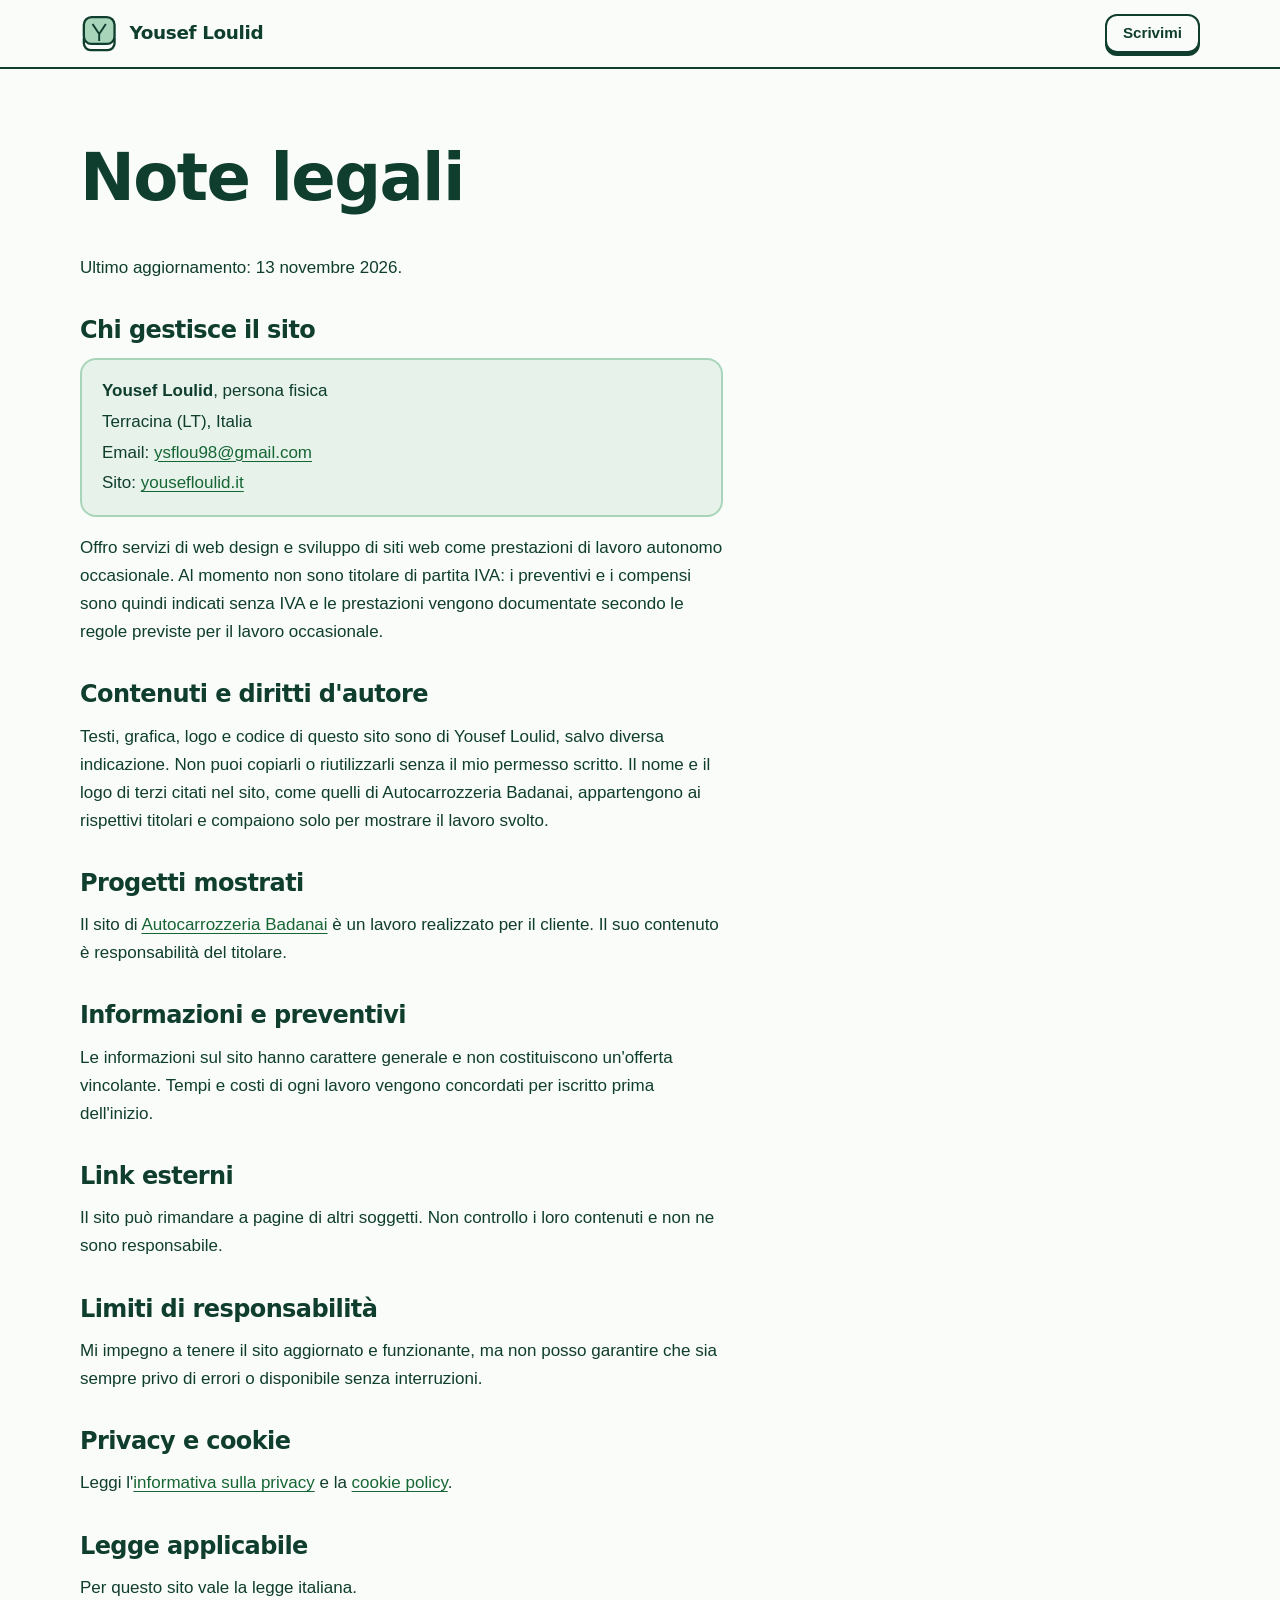
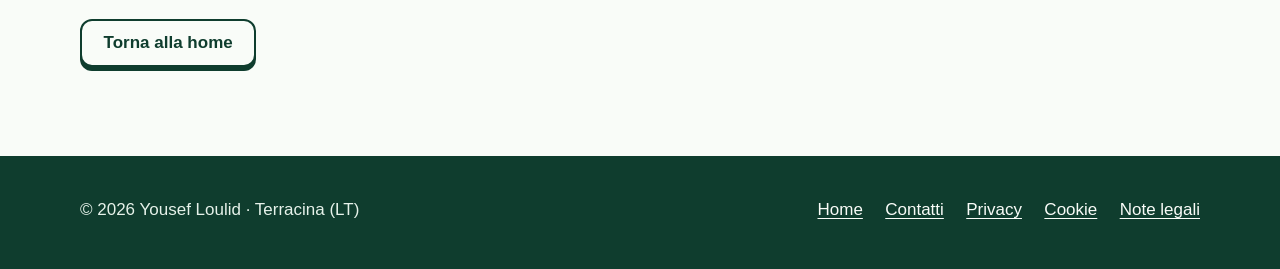
<file: note-legali.html>
<!DOCTYPE html>
<html lang="it">
<head>
  <meta charset="utf-8">
  <meta name="viewport" content="width=device-width, initial-scale=1">
  <title>Note legali | Yousef Loulid – Terracina (LT)</title>
  <meta name="description" content="Note legali del sito di Yousef Loulid, web designer a Terracina (LT): chi gestisce il sito, contatti, diritti d'autore e limiti di responsabilità.">
  <link rel="canonical" href="https://yousefloulid.it/note-legali.html">
  <meta name="robots" content="index, follow">
  <meta name="theme-color" content="#F9FCF8">
  <link rel="icon" href="/favicon.svg" type="image/svg+xml">
  <link rel="stylesheet" href="/style.css">
</head>
<body>
  <svg width="0" height="0" style="position:absolute" aria-hidden="true" focusable="false">
    <symbol id="logo" viewBox="0 0 100 100">
      <g fill="none" stroke="currentColor" stroke-linejoin="round">
        <path d="M10 62V76a18 18 0 0 0 18 18H72a18 18 0 0 0 18-18V62" stroke-width="6"/>
        <rect class="logo-face" x="10" y="8" width="80" height="70" rx="20" stroke-width="6"/>
        <path d="M34 28L50 52L66 28M50 52V68" stroke-width="5" stroke-linecap="square"/>
      </g>
    </symbol>
  </svg>

  <a class="skip-link" href="#contenuto">Vai al contenuto</a>

  <header class="site-header">
    <div class="container header-inner">
      <a class="brand" href="/" aria-label="Yousef Loulid – Home (premi la Y per tornare alla home)">
        <svg class="brand-logo brand-logo--key" viewBox="0 0 100 100" aria-hidden="true" focusable="false">
          <g fill="none" stroke="currentColor" stroke-linejoin="round">
            <path d="M10 62V76a18 18 0 0 0 18 18H72a18 18 0 0 0 18-18V62" stroke-width="6"/>
            <g class="key-face">
              <rect class="logo-face" x="10" y="8" width="80" height="70" rx="20" stroke-width="6"/>
              <path d="M34 28L50 52L66 28M50 52V68" stroke-width="5" stroke-linecap="square"/>
            </g>
          </g>
        </svg>
        <span>Yousef Loulid</span>
      </a>
      <a class="key key--small" href="/#contatti">Scrivimi</a>
    </div>
  </header>

  <main id="contenuto" class="container prose">
    <h1>Note legali</h1>
    <p>Ultimo aggiornamento: 13 novembre 2026.</p>

    <h2>Chi gestisce il sito</h2>
    <address>
      <strong>Yousef Loulid</strong>, persona fisica<br>
      Terracina (LT), Italia<br>
      Email: <a href="mailto:ysflou98@gmail.com">ysflou98@gmail.com</a><br>
      Sito: <a href="https://yousefloulid.it/">yousefloulid.it</a>
    </address>
    <p>Offro servizi di web design e sviluppo di siti web come prestazioni di lavoro autonomo occasionale. Al momento non sono titolare di partita IVA: i preventivi e i compensi sono quindi indicati senza IVA e le prestazioni vengono documentate secondo le regole previste per il lavoro occasionale.</p>

    <h2>Contenuti e diritti d'autore</h2>
    <p>Testi, grafica, logo e codice di questo sito sono di Yousef Loulid, salvo diversa indicazione. Non puoi copiarli o riutilizzarli senza il mio permesso scritto. Il nome e il logo di terzi citati nel sito, come quelli di Autocarrozzeria Badanai, appartengono ai rispettivi titolari e compaiono solo per mostrare il lavoro svolto.</p>

    <h2>Progetti mostrati</h2>
    <p>Il sito di <a href="https://www.badanaicarrozzeria.it/" rel="noopener">Autocarrozzeria Badanai</a> è un lavoro realizzato per il cliente. Il suo contenuto è responsabilità del titolare.</p>

    <h2>Informazioni e preventivi</h2>
    <p>Le informazioni sul sito hanno carattere generale e non costituiscono un'offerta vincolante. Tempi e costi di ogni lavoro vengono concordati per iscritto prima dell'inizio.</p>

    <h2>Link esterni</h2>
    <p>Il sito può rimandare a pagine di altri soggetti. Non controllo i loro contenuti e non ne sono responsabile.</p>

    <h2>Limiti di responsabilità</h2>
    <p>Mi impegno a tenere il sito aggiornato e funzionante, ma non posso garantire che sia sempre privo di errori o disponibile senza interruzioni.</p>

    <h2>Privacy e cookie</h2>
    <p>Leggi l'<a href="/privacy.html">informativa sulla privacy</a> e la <a href="/cookie-policy.html">cookie policy</a>.</p>

    <h2>Legge applicabile</h2>
    <p>Per questo sito vale la legge italiana.</p>

    <p><a class="key" href="/">Torna alla home</a></p>
  </main>

  <footer class="site-footer">
    <div class="container footer-inner">
      <p>© 2026 Yousef Loulid · Terracina (LT)</p>
      <nav class="footer-nav" aria-label="Piè di pagina">
        <ul>
          <li><a href="/">Home</a></li>
          <li><a href="/#contatti">Contatti</a></li>
          <li><a href="/privacy.html">Privacy</a></li>
          <li><a href="/cookie-policy.html">Cookie</a></li>
          <li><a href="/note-legali.html">Note legali</a></li>
        </ul>
      </nav>
    </div>
  </footer>
</body>
</html>
</file>
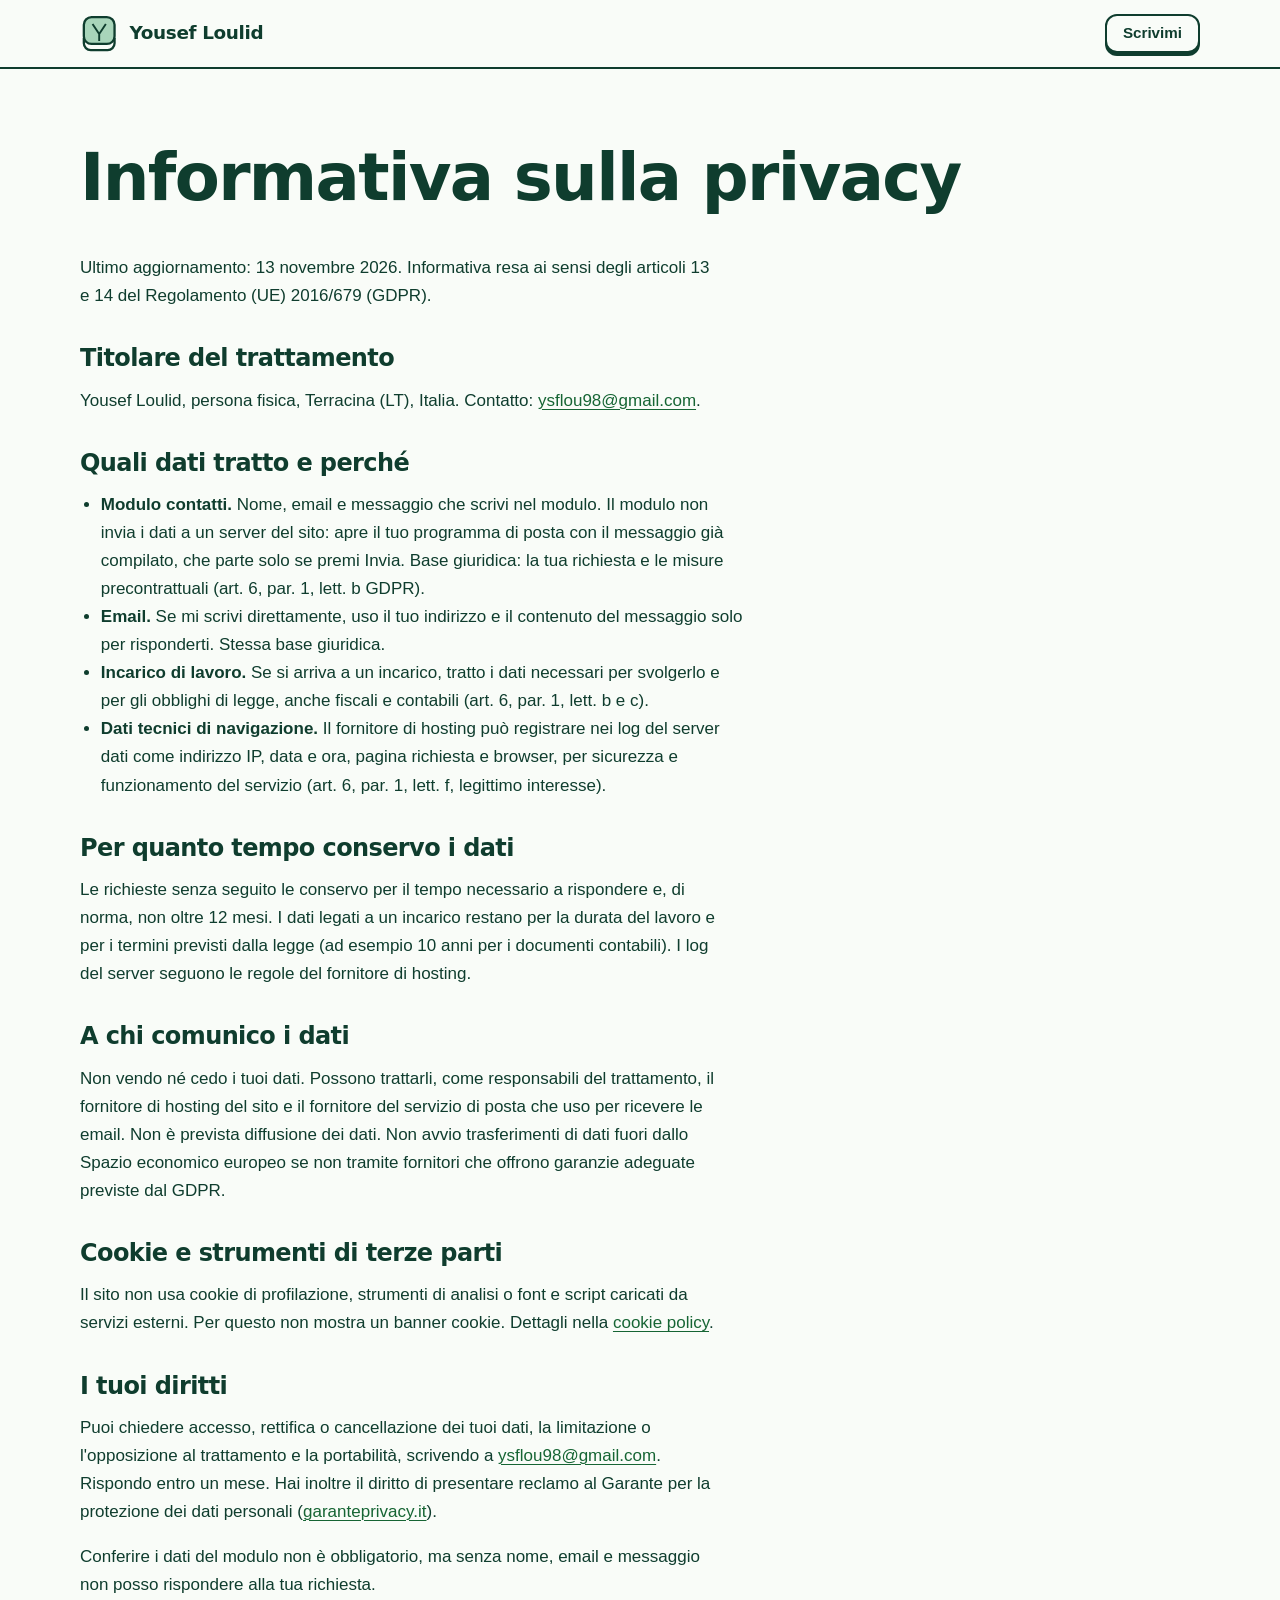
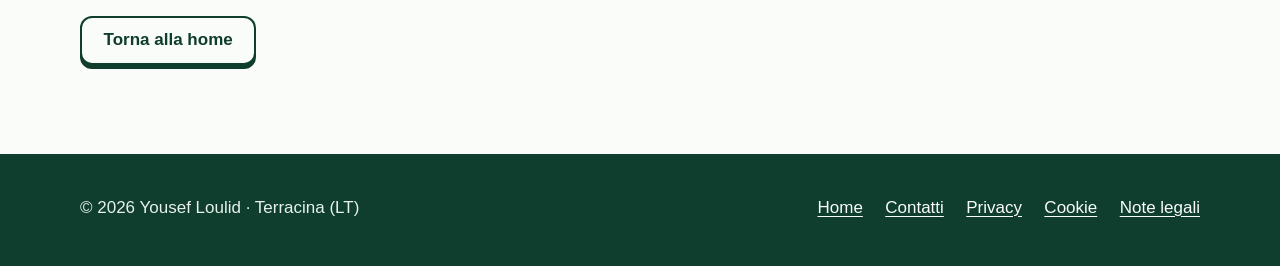
<file: privacy.html>
<!DOCTYPE html>
<html lang="it">
<head>
  <meta charset="utf-8">
  <meta name="viewport" content="width=device-width, initial-scale=1">
  <title>Informativa sulla privacy | Yousef Loulid – Terracina (LT)</title>
  <meta name="description" content="Informativa sulla privacy del sito di Yousef Loulid, web designer a Terracina (LT): quali dati tratto, perché, per quanto tempo e quali sono i tuoi diritti.">
  <link rel="canonical" href="https://yousefloulid.it/privacy.html">
  <meta name="robots" content="index, follow">
  <meta name="theme-color" content="#F9FCF8">
  <link rel="icon" href="/favicon.svg" type="image/svg+xml">
  <link rel="stylesheet" href="/style.css">
</head>
<body>
  <svg width="0" height="0" style="position:absolute" aria-hidden="true" focusable="false">
    <symbol id="logo" viewBox="0 0 100 100">
      <g fill="none" stroke="currentColor" stroke-linejoin="round">
        <path d="M10 62V76a18 18 0 0 0 18 18H72a18 18 0 0 0 18-18V62" stroke-width="6"/>
        <rect class="logo-face" x="10" y="8" width="80" height="70" rx="20" stroke-width="6"/>
        <path d="M34 28L50 52L66 28M50 52V68" stroke-width="5" stroke-linecap="square"/>
      </g>
    </symbol>
  </svg>

  <a class="skip-link" href="#contenuto">Vai al contenuto</a>

  <header class="site-header">
    <div class="container header-inner">
      <a class="brand" href="/" aria-label="Yousef Loulid – Home (premi la Y per tornare alla home)">
        <svg class="brand-logo brand-logo--key" viewBox="0 0 100 100" aria-hidden="true" focusable="false">
          <g fill="none" stroke="currentColor" stroke-linejoin="round">
            <path d="M10 62V76a18 18 0 0 0 18 18H72a18 18 0 0 0 18-18V62" stroke-width="6"/>
            <g class="key-face">
              <rect class="logo-face" x="10" y="8" width="80" height="70" rx="20" stroke-width="6"/>
              <path d="M34 28L50 52L66 28M50 52V68" stroke-width="5" stroke-linecap="square"/>
            </g>
          </g>
        </svg>
        <span>Yousef Loulid</span>
      </a>
      <a class="key key--small" href="/#contatti">Scrivimi</a>
    </div>
  </header>

  <main id="contenuto" class="container prose">
    <h1>Informativa sulla privacy</h1>
    <p>Ultimo aggiornamento: 13 novembre 2026. Informativa resa ai sensi degli articoli 13 e 14 del Regolamento (UE) 2016/679 (GDPR).</p>

    <h2>Titolare del trattamento</h2>
    <p>Yousef Loulid, persona fisica, Terracina (LT), Italia. Contatto: <a href="mailto:ysflou98@gmail.com">ysflou98@gmail.com</a>.</p>

    <h2>Quali dati tratto e perché</h2>
    <ul>
      <li><strong>Modulo contatti.</strong> Nome, email e messaggio che scrivi nel modulo. Il modulo non invia i dati a un server del sito: apre il tuo programma di posta con il messaggio già compilato, che parte solo se premi Invia. Base giuridica: la tua richiesta e le misure precontrattuali (art. 6, par. 1, lett. b GDPR).</li>
      <li><strong>Email.</strong> Se mi scrivi direttamente, uso il tuo indirizzo e il contenuto del messaggio solo per risponderti. Stessa base giuridica.</li>
      <li><strong>Incarico di lavoro.</strong> Se si arriva a un incarico, tratto i dati necessari per svolgerlo e per gli obblighi di legge, anche fiscali e contabili (art. 6, par. 1, lett. b e c).</li>
      <li><strong>Dati tecnici di navigazione.</strong> Il fornitore di hosting può registrare nei log del server dati come indirizzo IP, data e ora, pagina richiesta e browser, per sicurezza e funzionamento del servizio (art. 6, par. 1, lett. f, legittimo interesse).</li>
    </ul>

    <h2>Per quanto tempo conservo i dati</h2>
    <p>Le richieste senza seguito le conservo per il tempo necessario a rispondere e, di norma, non oltre 12 mesi. I dati legati a un incarico restano per la durata del lavoro e per i termini previsti dalla legge (ad esempio 10 anni per i documenti contabili). I log del server seguono le regole del fornitore di hosting.</p>

    <h2>A chi comunico i dati</h2>
    <p>Non vendo né cedo i tuoi dati. Possono trattarli, come responsabili del trattamento, il fornitore di hosting del sito e il fornitore del servizio di posta che uso per ricevere le email. Non è prevista diffusione dei dati. Non avvio trasferimenti di dati fuori dallo Spazio economico europeo se non tramite fornitori che offrono garanzie adeguate previste dal GDPR.</p>

    <h2>Cookie e strumenti di terze parti</h2>
    <p>Il sito non usa cookie di profilazione, strumenti di analisi o font e script caricati da servizi esterni. Per questo non mostra un banner cookie. Dettagli nella <a href="/cookie-policy.html">cookie policy</a>.</p>

    <h2>I tuoi diritti</h2>
    <p>Puoi chiedere accesso, rettifica o cancellazione dei tuoi dati, la limitazione o l'opposizione al trattamento e la portabilità, scrivendo a <a href="mailto:ysflou98@gmail.com">ysflou98@gmail.com</a>. Rispondo entro un mese. Hai inoltre il diritto di presentare reclamo al Garante per la protezione dei dati personali (<a href="https://www.garanteprivacy.it" rel="noopener">garanteprivacy.it</a>).</p>

    <p>Conferire i dati del modulo non è obbligatorio, ma senza nome, email e messaggio non posso rispondere alla tua richiesta.</p>

    <p><a class="key" href="/">Torna alla home</a></p>
  </main>

  <footer class="site-footer">
    <div class="container footer-inner">
      <p>© 2026 Yousef Loulid · Terracina (LT)</p>
      <nav class="footer-nav" aria-label="Piè di pagina">
        <ul>
          <li><a href="/">Home</a></li>
          <li><a href="/#contatti">Contatti</a></li>
          <li><a href="/privacy.html">Privacy</a></li>
          <li><a href="/cookie-policy.html">Cookie</a></li>
          <li><a href="/note-legali.html">Note legali</a></li>
        </ul>
      </nav>
    </div>
  </footer>
</body>
</html>
</file>
<file: style.css>
/* Yousef Loulid – web designer a Terracina (LT)
   Concetto: il logo è un tasto "Y". Bordo pieno, base del tasto, pressione al click.
   Palette: #0F3D2E  #166534  #4C956C  #A8D5BA  #E6F2EA  #F9FCF8 */

:root {
  --header-h: 4.5rem;
  --ink: #0f3d2e;
  --deep: #166534;
  --mid: #4c956c;
  --line: #a8d5ba;
  --tint: #e6f2ea;
  --bg: #f9fcf8;
  --ink-soft: #166534;
  --radius: 14px;
  --font: ui-sans-serif, "Avenir Next", "Segoe UI Variable Text", "Segoe UI", Roboto, "Helvetica Neue", Arial, sans-serif;
  --font-display: "Avenir Next", "Segoe UI Variable Display", "Trebuchet MS", ui-sans-serif, system-ui, sans-serif;
  color-scheme: light;
}

*, *::before, *::after { box-sizing: border-box; }

html { scroll-behavior: smooth; -webkit-text-size-adjust: 100%; }

body {
  margin: 0;
  background: var(--bg);
  color: var(--ink);
  font-family: var(--font);
  font-size: 1.0625rem;
  line-height: 1.65;
}

h1, h2, h3 {
  font-family: var(--font-display);
  font-weight: 800;
  line-height: 1.12;
  letter-spacing: -0.025em;
  margin: 0 0 0.6em;
}
h1 { font-size: clamp(2.25rem, 6vw, 4.1rem); max-width: 20ch; }
h2 { font-size: clamp(1.8rem, 4vw, 2.7rem); max-width: 22ch; }
h3 { font-size: 1.25rem; letter-spacing: -0.015em; }

p { margin: 0 0 1em; max-width: 62ch; }
ul, ol { margin: 0; padding: 0; }

a { color: var(--deep); text-underline-offset: 0.2em; text-decoration-thickness: 0.08em; }
a:hover { color: var(--ink); }

:focus-visible { outline: 3px solid var(--deep); outline-offset: 3px; border-radius: 4px; }

.visually-hidden {
  position: absolute !important;
  width: 1px; height: 1px;
  margin: -1px; padding: 0;
  overflow: hidden;
  clip: rect(0 0 0 0);
  white-space: nowrap;
  border: 0;
}

.skip-link {
  position: absolute;
  left: 1rem; top: -4rem;
  background: var(--ink);
  color: var(--bg);
  padding: 0.6rem 1rem;
  border-radius: 8px;
  z-index: 60;
}
.skip-link:focus { top: 1rem; color: var(--bg); }

.container { width: min(100% - 2.5rem, 1120px); margin-inline: auto; }

/* ---------- Tasto (bottoni) ---------- */
.key {
  display: inline-flex;
  align-items: center;
  justify-content: center;
  gap: 0.5rem;
  padding: 0.75rem 1.35rem;
  background: var(--bg);
  color: var(--ink);
  font: inherit;
  font-weight: 700;
  line-height: 1.2;
  text-decoration: none;
  border: 2px solid var(--ink);
  border-radius: 12px;
  box-shadow: 0 4px 0 var(--ink);
  cursor: pointer;
  transition: transform 0.08s ease, box-shadow 0.08s ease, background-color 0.15s ease, color 0.15s ease;
}
.key:hover { background: var(--deep); color: var(--bg); }
.key:active { transform: translateY(4px); box-shadow: 0 0 0 var(--ink); }
.key--primary { background: var(--line); }
.key--small { padding: 0.5rem 1rem; font-size: 0.95rem; box-shadow: 0 3px 0 var(--ink); }
.key--small:active { transform: translateY(3px); }

/* ---------- Logo ---------- */
.logo-face { fill: var(--face, var(--bg)); }
.brand-logo { width: 2.4rem; height: 2.4rem; color: var(--ink); flex: none; overflow: visible; }

/* La Y del logo si schiaccia come un tasto vero */
.brand-logo--key { --face: var(--line); }
.brand-logo--key .key-face { transition: transform 0.08s ease; }
.brand:hover .key-face { transform: translateY(-2px); }
.brand:active .key-face { transform: translateY(7px); }

/* ---------- Header ---------- */
.site-header { position: sticky; top: 0; z-index: 50; border-bottom: 2px solid var(--ink); background: var(--bg); }
.header-inner {
  display: flex;
  flex-wrap: wrap;
  align-items: center;
  justify-content: space-between;
  gap: 0.75rem 1.5rem;
  padding-block: 0.9rem;
}
.brand {
  display: inline-flex;
  align-items: center;
  gap: 0.7rem;
  color: var(--ink);
  font-family: var(--font-display);
  font-weight: 800;
  font-size: 1.15rem;
  letter-spacing: -0.02em;
  text-decoration: none;
}
.brand:hover { color: var(--ink); }
.main-nav { order: 3; width: 100%; }
.main-nav ul { display: flex; flex-wrap: wrap; gap: 0.25rem 1.4rem; list-style: none; }
.main-nav a { color: var(--ink); font-weight: 600; text-decoration: none; padding: 0.3rem 0; border-bottom: 2px solid transparent; }
.main-nav a:hover { border-bottom-color: var(--mid); }

@media (max-width: 819px) {
  .header-inner { padding-block: 0.6rem; gap: 0.4rem 1rem; }
  .main-nav ul { flex-wrap: nowrap; overflow-x: auto; scrollbar-width: none; gap: 1.1rem; padding-bottom: 0.1rem; }
  .main-nav ul::-webkit-scrollbar { display: none; }
  .main-nav a { white-space: nowrap; }
}
@media (min-width: 820px) {
  .main-nav { order: 0; width: auto; margin-left: auto; }
}

/* ---------- Hero: scena scura con i tasti YOUSEF che si compongono scrollando ---------- */
.hero {
  position: relative;
  color: var(--bg);
  background:
    radial-gradient(900px 560px at 76% 42%, rgba(76, 149, 108, 0.34), transparent 62%),
    radial-gradient(760px 520px at 6% 105%, rgba(22, 101, 52, 0.55), transparent 60%),
    linear-gradient(162deg, #0f3d2e 0%, #0a281e 52%, #05130d 100%);
  overflow: clip;
}
.hero::before {
  content: "";
  position: absolute;
  inset: 0;
  pointer-events: none;
  background-image:
    linear-gradient(rgba(168, 213, 186, 0.06) 1px, transparent 1px),
    linear-gradient(90deg, rgba(168, 213, 186, 0.06) 1px, transparent 1px);
  background-size: 64px 64px;
  -webkit-mask-image: radial-gradient(ellipse at 70% 45%, #000 0%, transparent 72%);
  mask-image: radial-gradient(ellipse at 70% 45%, #000 0%, transparent 72%);
}
.hero :focus-visible { outline-color: var(--line); }

.hero-stage {
  position: relative;
  min-height: calc(100vh - var(--header-h));
  min-height: calc(100svh - var(--header-h));
  display: flex;
  flex-direction: column;
  justify-content: center;
  padding-block: 2.5rem 7rem;
}
.hero-grid { display: grid; gap: 2rem; align-items: center; }
.hero-copy { position: relative; z-index: 2; }
.hero h1 {
  max-width: 16ch;
  margin: 0 0 1.2rem;
  color: var(--bg);
  font-size: clamp(2.15rem, 5.4vw, 4.5rem);
  line-height: 1.02;
  letter-spacing: -0.035em;
}
.lead { max-width: 52ch; font-size: clamp(1rem, 1.5vw, 1.2rem); color: var(--line); }
.hero-actions { display: flex; flex-wrap: wrap; gap: 1rem 1.25rem; margin-top: 1.75rem; }

/* Bottoni sul fondo scuro */
.hero .key {
  background: transparent;
  color: var(--bg);
  border-color: rgba(249, 252, 248, 0.75);
  box-shadow: 0 4px 0 rgba(249, 252, 248, 0.22);
}
.hero .key:hover { background: var(--bg); color: var(--ink); border-color: var(--bg); }
.hero .key:active { box-shadow: 0 0 0 transparent; }
.hero .key--primary { background: var(--line); color: var(--ink); border-color: var(--line); box-shadow: 0 4px 0 var(--mid); }
.hero .key--primary:hover { background: var(--bg); border-color: var(--bg); }

/* Scena 3D */
.hero-art { position: relative; z-index: 1; }
.y3d {
  position: relative;
  width: min(100%, 440px);
  aspect-ratio: 1;
  margin-inline: auto;
  perspective: 1200px;
  --s: 1;
}
.keys-fallback { list-style: none; display: grid; grid-template-columns: repeat(3, 1fr); gap: 0.9rem; width: 100%; max-width: 340px; margin: 0 auto; }
.keys-fallback li {
  display: grid; place-items: center; aspect-ratio: 1;
  background: var(--line); color: var(--ink);
  border: 2px solid var(--bg); border-radius: 18px; box-shadow: 0 6px 0 var(--mid);
  font: 800 clamp(2rem, 6vw, 3rem) var(--font-display);
}
.y3d.has-3d .keys-fallback { display: none; }
.y3d-model { display: none; }
.y3d.has-3d .y3d-model { display: block; }

.y3d-model {
  --p: 1;
  position: absolute;
  left: 50%; top: 50%;
  width: 0; height: 0;
  transform-style: preserve-3d;
  transform:
    scale(var(--s, 1))
    rotateY(calc(var(--mx, 0) * 9deg))
    rotateX(calc(66deg - var(--p) * 34deg - var(--my, 0) * 7deg))
    rotateZ(calc(-45deg + var(--p) * 45deg));
}
.ly { position: absolute; left: 50%; top: 50%; display: block; }

.key3d {
  --l: clamp(0, calc((var(--p) - var(--st)) / 0.2), 1);
  position: absolute; left: 0; top: 0; width: 0; height: 0;
  transform-style: preserve-3d;
  transform:
    translate3d(
      calc(var(--x) * 1px + (1 - var(--l)) * var(--fx) * 1px),
      calc(var(--y) * 1px + (1 - var(--l)) * var(--fy) * 1px),
      calc((1 - var(--l)) * 230px))
    rotateZ(calc((1 - var(--l)) * var(--rz) * 1deg));
}
.gl {
  display: grid; place-items: center;
  font-family: var(--font-display); font-weight: 800; font-size: 76px; line-height: 1;
  font-style: normal; user-select: none;
}

/* Barra inferiore: indicatore 01 / 03 e card in vetro */
.hero-ui {
  position: absolute;
  left: 0; right: 0; bottom: 1.5rem;
  z-index: 3;
  display: flex;
  justify-content: space-between;
  align-items: flex-end;
  gap: 1rem;
}
.hero-progress { display: flex; align-items: center; gap: 1rem; color: var(--line); font-weight: 700; }
.hp-count { font-size: 0.95rem; font-variant-numeric: tabular-nums; white-space: nowrap; }
.hp-num { color: var(--bg); font-size: 1.7rem; letter-spacing: -0.02em; }
.hp-bars { display: flex; gap: 0.4rem; }
.hp-bars i { position: relative; display: block; width: 2.6rem; height: 3px; background: rgba(168, 213, 186, 0.28); }
.hp-bars i::after { content: ""; position: absolute; inset: 0; background: var(--line); transform: scaleX(var(--f, 0)); transform-origin: left; }
.hp-bars i:first-child { --f: 1; }
.hp-label { min-width: 6.5rem; font-size: 0.95rem; }

.glass {
  width: min(100%, 320px);
  padding: 1rem 1.15rem;
  border-radius: 18px;
  background: rgba(249, 252, 248, 0.08);
  border: 1px solid rgba(168, 213, 186, 0.38);
  box-shadow: 0 18px 40px rgba(0, 0, 0, 0.28), inset 0 1px 0 rgba(255, 255, 255, 0.12);
  -webkit-backdrop-filter: blur(16px) saturate(140%);
  backdrop-filter: blur(16px) saturate(140%);
  color: var(--bg);
}
@supports not ((backdrop-filter: blur(1px)) or (-webkit-backdrop-filter: blur(1px))) {
  .glass { background: rgba(15, 61, 46, 0.92); }
}
.glass-status { display: flex; align-items: center; gap: 0.6rem; margin: 0; font-weight: 700; font-size: 0.95rem; }
.glass-status svg { width: 1.4rem; height: 1.4rem; flex: none; color: var(--line); overflow: visible; --face: transparent; }
.glass-project {
  display: block;
  margin-top: 0.8rem;
  padding-top: 0.8rem;
  border-top: 1px solid rgba(168, 213, 186, 0.3);
  color: inherit;
  text-decoration: none;
}
.glass-project strong { display: block; font-size: 1.05rem; }
.glass-project span { display: block; color: var(--line); font-size: 0.9rem; line-height: 1.45; }
.glass-project:hover strong { text-decoration: underline; text-underline-offset: 0.2em; }

@media (prefers-reduced-motion: no-preference) {
  .y3d.has-3d { animation: float 8s ease-in-out infinite; }
  .glass { animation: float 9s ease-in-out -3s infinite; }
}
@keyframes float { 50% { transform: translateY(-10px); } }

/* Attivo solo quando lo script è pronto: la scena resta ferma mentre scorri */
.hero.is-live { height: calc(100vh - var(--header-h) + 200vh); height: calc(100svh - var(--header-h) + 200vh); }
.hero.is-live .hero-stage { position: sticky; top: var(--header-h); height: calc(100vh - var(--header-h)); height: calc(100svh - var(--header-h)); min-height: 0; }

@media (min-width: 820px) {
  .hero-grid { grid-template-columns: minmax(0, 1.2fr) minmax(0, 1fr); gap: 3rem; }
}
@media (max-width: 819px) {
  .hero-stage { justify-content: flex-start; padding-block: 1.25rem 6.25rem; }
  .hero-grid { gap: 0.25rem; }
  .hero h1 { font-size: clamp(2rem, 9.5vw, 2.8rem); margin-bottom: 0.8rem; }
  .lead { font-size: 0.98rem; line-height: 1.5; margin-bottom: 0; }
  .hero-actions { margin-top: 1.1rem; gap: 0.7rem; }
  .hero .key { padding: 0.6rem 1rem; font-size: 0.95rem; }
  .y3d { width: min(100%, 300px); aspect-ratio: 1.35; --s: 0.66; }
  .hp-bars i { width: 1.6rem; }
  .hp-label { display: none; }
}
@media (max-width: 599px) {
  .glass-project { display: none; }
  .glass { width: auto; padding: 0.7rem 0.9rem; }
  .glass-status { font-size: 0.85rem; }
  .hero-ui { bottom: 1rem; }
}
@media (max-width: 819px) and (max-height: 720px) {
  .hero-stage { padding-bottom: 3.5rem; }
  .hero h1 { font-size: 1.95rem; }
  .lead { font-size: 0.88rem; }
  .y3d { width: min(100%, 230px); aspect-ratio: 1.5; --s: 0.5; }
  .glass { display: none; }
  .hero-ui { bottom: 0.75rem; }
}

/* ---------- Sezioni ---------- */
.section { padding-block: clamp(3rem, 7vw, 5.5rem); scroll-margin-top: var(--header-h); }
.section--band { background: var(--tint); border-block: 2px solid var(--ink); }
.section--dark { background: var(--ink); color: var(--tint); }
.section--dark h2 { color: var(--bg); margin-bottom: 2.25rem; }
.section--dark .card { color: var(--ink); border-color: var(--line); box-shadow: 0 5px 0 var(--mid); }
.section--dark :focus-visible { outline-color: var(--line); }
.section-intro { color: var(--ink-soft); font-size: 1.1rem; margin-bottom: 2.5rem; }

.grid { display: grid; gap: 1.5rem; grid-template-columns: repeat(auto-fit, minmax(250px, 1fr)); list-style: none; }

.card {
  background: var(--tint);
  border: 2px solid var(--ink);
  border-radius: var(--radius);
  padding: 1.6rem;
}
.section--band .card { background: var(--bg); }
.card p:last-child { margin-bottom: 0; }

.check-list { list-style: none; margin-top: 1rem; }
.check-list li { position: relative; padding-left: 1.5rem; margin-bottom: 0.4rem; }
.check-list li::before {
  content: "";
  position: absolute;
  left: 0.1rem; top: 0.7em;
  width: 0.7rem; height: 0.35rem;
  border-left: 3px solid var(--deep);
  border-bottom: 3px solid var(--deep);
  transform: rotate(-45deg) translateY(-50%);
}

main { overflow-x: clip; }

/* ---------- Progetti ---------- */
.projects { display: grid; gap: 1.75rem; grid-template-columns: repeat(auto-fit, minmax(300px, 1fr)); }
.project {
  display: flex;
  flex-direction: column;
  gap: 1rem;
  background: var(--bg);
  border: 2px solid var(--ink);
  border-radius: var(--radius);
  box-shadow: 0 6px 0 var(--ink);
  padding: 1.75rem;
}
.project-meta { display: flex; justify-content: space-between; gap: 1rem; font-weight: 600; color: var(--ink-soft); }
.project h3 { font-size: clamp(1.5rem, 3vw, 2rem); margin: 0; }
.project p { margin: 0; }
.project .key { align-self: flex-start; margin-top: auto; }
.tags { display: flex; flex-wrap: wrap; gap: 0.5rem; list-style: none; }
.tags li { padding: 0.15rem 0.75rem; border: 2px solid var(--line); border-radius: 999px; font-size: 0.9rem; font-weight: 600; color: var(--ink-soft); }
.project--next { background: transparent; border-style: dashed; box-shadow: none; justify-content: center; }

/* ---------- Processo ---------- */
.steps { list-style: none; display: grid; gap: 1.5rem; grid-template-columns: repeat(auto-fit, minmax(230px, 1fr)); counter-reset: step; }
.steps li { counter-increment: step; }
.steps h3::before {
  content: counter(step);
  display: inline-grid;
  place-items: center;
  width: 2rem; height: 2rem;
  margin-right: 0.6rem;
  background: var(--line);
  border: 2px solid var(--ink);
  border-radius: 8px;
  box-shadow: 0 2px 0 var(--ink);
  font-size: 1rem;
}

/* ---------- Chi sono ---------- */
.about { display: grid; gap: 2rem; }
@media (min-width: 820px) { .about { grid-template-columns: 1fr 1fr; gap: 4rem; } }
.area { font-weight: 600; }

/* ---------- FAQ ---------- */
.faq { display: grid; gap: 1rem; max-width: 760px; }
.faq details { background: var(--tint); border: 2px solid var(--ink); border-radius: var(--radius); }
.faq summary { cursor: pointer; padding: 1rem 1.3rem; font-weight: 700; list-style: none; display: flex; justify-content: space-between; gap: 1rem; }
.faq summary::-webkit-details-marker { display: none; }
.faq summary::after { content: "+"; font-size: 1.4rem; line-height: 1; }
.faq details[open] summary::after { content: "–"; }
.faq details p { padding: 0 1.3rem 1.2rem; margin: 0; color: var(--ink-soft); }

/* ---------- Contatti ---------- */
.contact { display: grid; gap: 2.5rem; }
@media (min-width: 820px) { .contact { grid-template-columns: 1fr 1.2fr; gap: 4rem; } }
address { font-style: normal; }
.contact-list { list-style: none; margin: 1.5rem 0; }
.contact-list li { margin-bottom: 0.6rem; }
.contact-list strong { display: block; font-size: 0.95rem; color: var(--ink-soft); font-weight: 600; }

.form { display: grid; gap: 1.1rem; background: var(--bg); border: 2px solid var(--ink); border-radius: var(--radius); padding: 1.75rem; box-shadow: 0 6px 0 var(--ink); }
.field { display: grid; gap: 0.35rem; }
.field label { font-weight: 700; }
.field input[type="text"],
.field input[type="email"],
.field textarea {
  width: 100%;
  padding: 0.7rem 0.9rem;
  font: inherit;
  color: var(--ink);
  background: var(--tint);
  border: 2px solid var(--ink);
  border-radius: 10px;
}
.field textarea { min-height: 9rem; resize: vertical; }
.field input:focus-visible, .field textarea:focus-visible { outline: 3px solid var(--deep); outline-offset: 2px; background: var(--bg); }
.field input:user-invalid, .field textarea:user-invalid { border-color: #b3261e; }
.check { display: flex; gap: 0.7rem; align-items: flex-start; font-size: 0.95rem; }
.check input { width: 1.2rem; height: 1.2rem; margin-top: 0.25rem; accent-color: var(--deep); flex: none; }
.form .key { justify-self: start; }
.form-status { margin: 0; font-weight: 600; color: var(--deep); }
.form-status:empty { display: none; }

/* ---------- Footer ---------- */
.site-footer { background: var(--ink); color: var(--tint); padding-block: 2.5rem; }
.site-footer a { color: var(--bg); }
.site-footer a:hover { color: var(--line); }
.site-footer :focus-visible { outline-color: var(--line); }
.footer-inner { display: flex; flex-wrap: wrap; gap: 1.5rem 3rem; justify-content: space-between; align-items: flex-start; }
.footer-inner p { margin: 0 0 0.3rem; }
.footer-nav ul { list-style: none; display: flex; flex-wrap: wrap; gap: 0.4rem 1.4rem; }
.footer-brand { display: inline-flex; align-items: center; gap: 0.6rem; font-family: var(--font-display); font-weight: 800; color: var(--bg); text-decoration: none; margin-bottom: 0.6rem; }
.footer-brand .brand-logo { color: var(--bg); }
.footer-brand .logo-face { fill: transparent; }

/* ---------- Pagine di testo (privacy, 404) ---------- */
.prose { padding-block: clamp(2.5rem, 6vw, 4.5rem); }
.prose h1 { max-width: none; }
.prose h2 { font-size: 1.5rem; margin-top: 2.2rem; max-width: none; }
.prose p, .prose li { max-width: 68ch; }
.prose ul { padding-left: 1.3rem; margin-bottom: 1em; }

/* ---------- Ticker (marquee) ---------- */
.marquee {
  background: var(--line);
  color: var(--ink);
  border-block: 2px solid var(--ink);
  overflow: hidden;
}
.marquee-track {
  display: flex;
  width: max-content;
  animation: marquee 60s linear infinite;
}
.marquee:hover .marquee-track,
.marquee:focus-within .marquee-track { animation-play-state: paused; }
.marquee-list {
  display: flex;
  flex: none;
  align-items: center;
  gap: 2.5rem;
  list-style: none;
  padding: 1rem 2.5rem 1rem 0;
  margin: 0;
}
.marquee-list li { display: flex; align-items: center; gap: 0.8rem; white-space: nowrap; font-weight: 700; font-size: 1.05rem; }
.mq-key { width: 1.5rem; height: 1.5rem; flex: none; color: var(--ink); --face: var(--bg); }
@keyframes marquee { to { transform: translateX(-50%); } }

/* ---------- Card: effetto al passaggio del mouse ---------- */
.card, .project, .faq details {
  transition: transform 0.25s ease, box-shadow 0.25s ease, background-color 0.25s ease, border-color 0.25s ease;
}
@media (hover: hover) {
  .card:hover { transform: translateY(-8px); background: var(--line); box-shadow: 0 8px 0 var(--ink); }
  .section--band .card:hover { background: var(--line); }
  .section--dark .card:hover { box-shadow: 0 13px 0 var(--mid); }
  .project:hover { transform: translateY(-8px); box-shadow: 0 14px 0 var(--ink); }
  .project--next:hover { background: var(--tint); border-style: solid; box-shadow: 0 8px 0 var(--ink); }
  .faq details:hover { transform: translateX(6px); background: var(--line); box-shadow: -6px 0 0 var(--ink); }
}

/* ---------- Ingresso alternato da sinistra e da destra ---------- */
.js-reveal [data-reveal]:not(.is-in) { opacity: 0; }
.js-reveal [data-reveal].is-in { animation: in-from-left 0.8s cubic-bezier(0.2, 0.7, 0.2, 1) backwards; }
.js-reveal [data-reveal="right"].is-in { animation-name: in-from-right; }
@keyframes in-from-left  { from { opacity: 0; transform: translateX(-110px); } }
@keyframes in-from-right { from { opacity: 0; transform: translateX(110px); } }

/* ---------- Movimento ridotto ---------- */
@media (prefers-reduced-motion: reduce) {
  html { scroll-behavior: auto; }
  .marquee-track { animation: none; width: auto; }
  .marquee-list { flex: 1 1 auto; flex-wrap: wrap; padding: 1rem 1.25rem; row-gap: 0.6rem; }
  .marquee-list[aria-hidden="true"] { display: none; }
  .marquee-list li { white-space: normal; }
  .key, .brand-logo--key .key-face { transition: none; }
}

/* Pagine legali e di errore */
.prose address { font-style: normal; line-height: 1.8; margin-bottom: 1em; padding: 1rem 1.25rem; background: var(--tint); border: 2px solid var(--line); border-radius: 16px; max-width: 68ch; }
.prose .eyebrow { font-weight: 800; letter-spacing: .08em; text-transform: uppercase; color: var(--deep); margin-bottom: .5rem; }
.prose .key + .key { margin-left: .75rem; }
@media (max-width: 599px) { .prose .key + .key { margin-left: 0; margin-top: .75rem; } }
body:has(> main.prose) { display: flex; flex-direction: column; min-height: 100vh; }
body:has(> main.prose) > main.prose { flex: 1 0 auto; }
</file>
